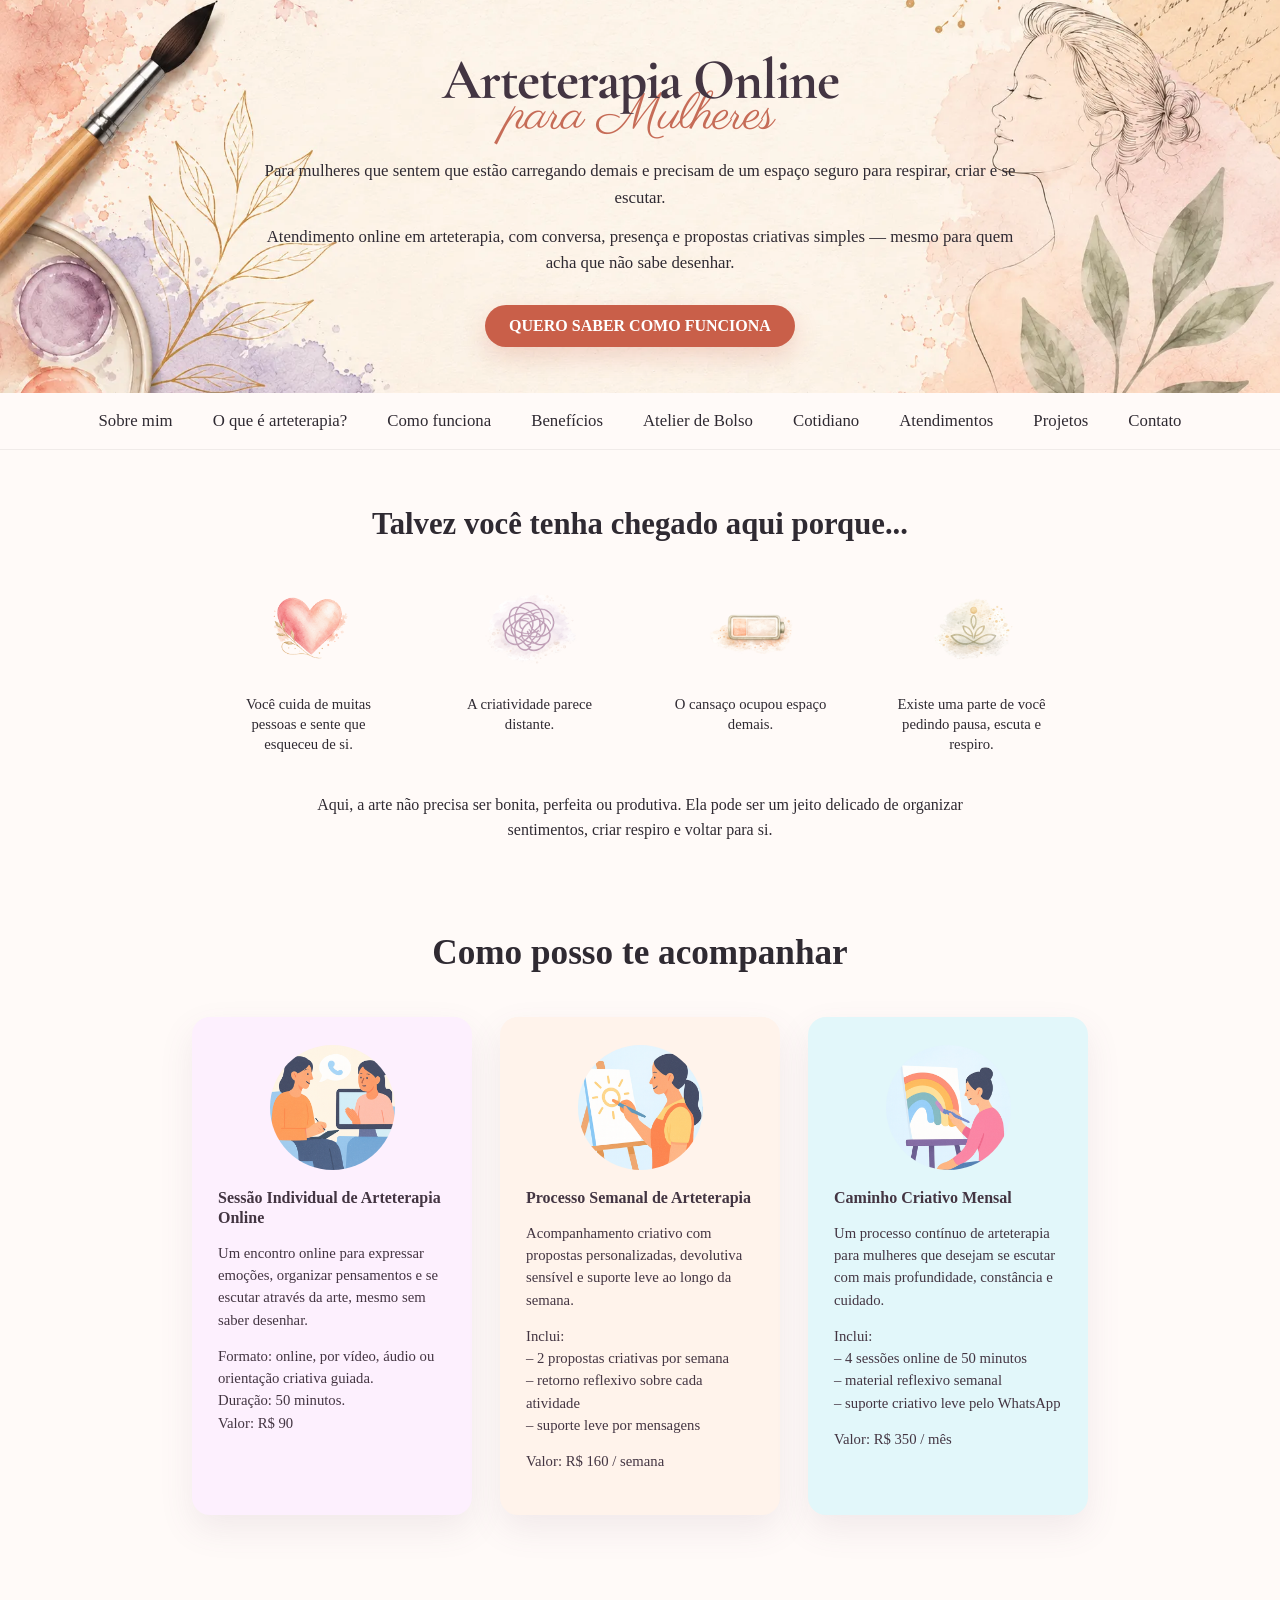
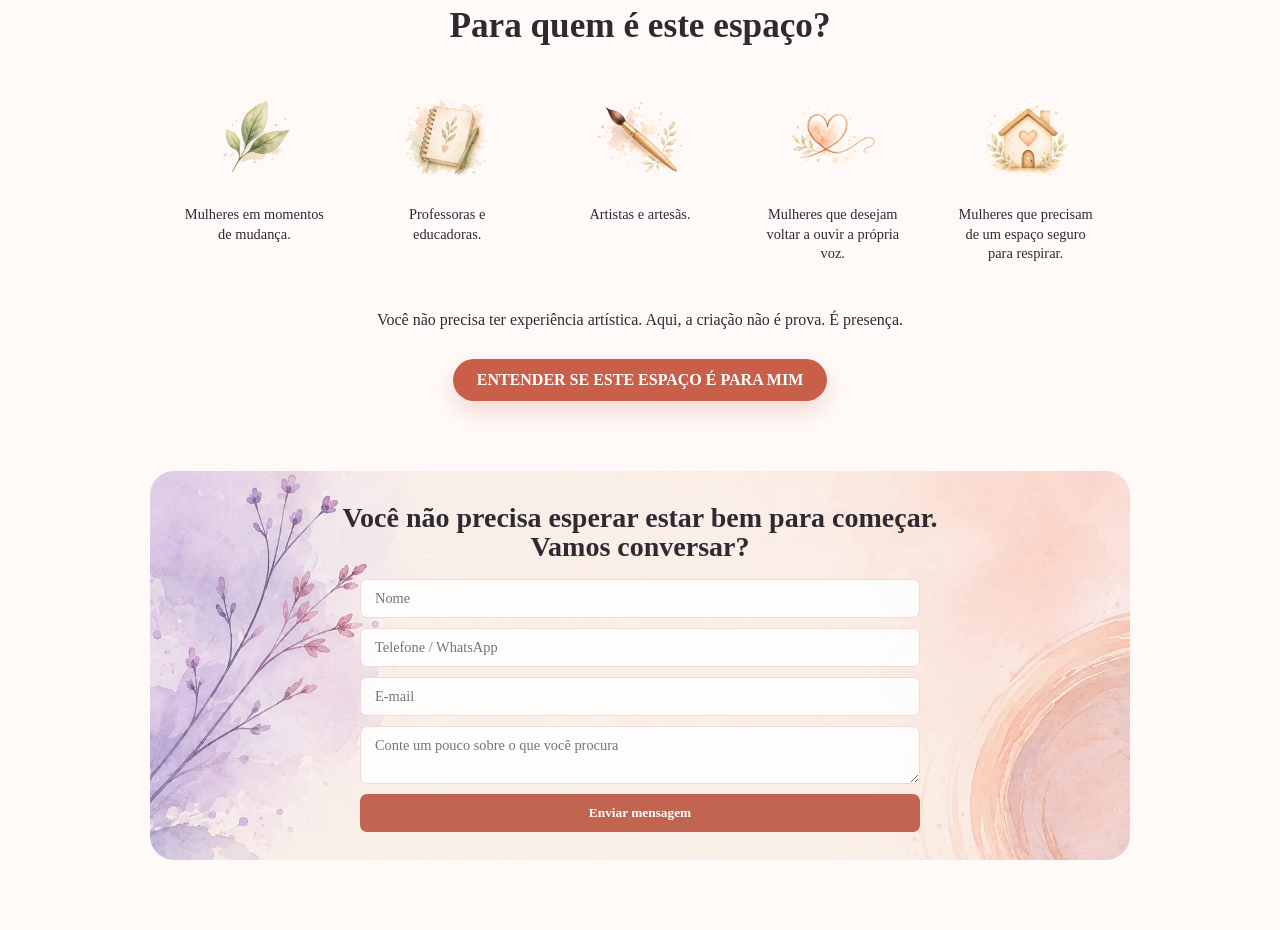
<file: index.html>
<!DOCTYPE html>
<html lang="pt-BR">
<head> 
    <!-- Google tag (gtag.js) -->
    <script async src="https://www.googletagmanager.com/gtag/js?id=G-6XTEVL6XRS"></script> 
    <!-- Google Search Console -->
    <meta name="google-site-verification" content="1ahXVajM7xIkuSm_ij1EY5OKVZYUuwMlVTvNx1P8Dbw">
    <script>
      window.dataLayer = window.dataLayer || [];
      function gtag(){dataLayer.push(arguments);}
      gtag('js', new Date());
      gtag('config', 'G-6XTEVL6XRS');
    </script>

    <meta charset="UTF-8">
    <meta name="viewport" content="width=device-width, initial-scale=1.0">
    <title>Arteterapia Online para Mulheres | Atelier da Escuta</title>  
    <meta name="description" content="Arteterapia online para mulheres que sentem sobrecarga, cansaço emocional ou vontade de voltar a criar. Um espaço de escuta, expressão criativa e cuidado.">

    <link rel="icon" href="assets/flor-grande.ico" type="image/x-icon">
    <link rel="canonical" href="https://atelierdaescuta.com.br/">

    <!-- Open Graph / WhatsApp -->
    <meta property="og:title" content="Atelier da Escuta">
    <meta property="og:description" content="Arteterapia online para mulheres que sentem sobrecarga, cansaço emocional ou vontade de voltar a criar.">
    <meta property="og:image" content="https://atelierdaescuta.com.br/assets/compartilhamento-flor-grande.webp"> 
    <meta property="og:image:type" content="image/webp">
    <meta property="og:image:width" content="1200">
    <meta property="og:image:height" content="630">
    <meta property="og:url" content="https://atelierdaescuta.com.br/">
    <meta property="og:type" content="website">

    <meta name="twitter:card" content="summary_large_image">
    <meta name="twitter:title" content="Atelier da Escuta">
    <meta name="twitter:description" content="Arteterapia online para mulheres que sentem sobrecarga, cansaço emocional ou vontade de voltar a criar.">
    <meta name="twitter:image" content="https://atelierdaescuta.com.br/assets/compartilhamento-flor-grande.webp">

    <link rel="stylesheet" href="style.css"> 
    <link rel="preconnect" href="https://fonts.googleapis.com">
    <link rel="preconnect" href="https://fonts.gstatic.com" crossorigin>
    <link href="https://fonts.googleapis.com/css2?family=Cormorant+Garamond:wght@600;700&family=Parisienne&display=swap" rel="stylesheet">
</head>
<body>

<header class="hero">
    <div class="hero-conteudo">
        <h1>
            <span>Arteterapia Online</span>
            <em>para Mulheres</em>
        </h1>

      <p>
        Para mulheres que sentem que estão carregando demais e precisam de um espaço seguro para respirar, criar e se escutar.
    </p>
    
    <p>
        Atendimento online em arteterapia, com conversa, presença e propostas criativas simples — mesmo para quem acha que não sabe desenhar.
    </p>

        <a 
            href="https://wa.me/351910202328?text=Ol%C3%A1%2C%20Ingrit.%20Encontrei%20o%20Atelier%20da%20Escuta%20e%20gostaria%20de%20saber%20como%20funciona%20a%20Arteterapia%20Online."
            class="cta"
            target="_blank"
        >
            QUERO SABER COMO FUNCIONA
        </a>
    </div>
</header>


<nav class="menu">
    
    <a href="sobre">Sobre mim</a>
    <a href="arte-terapia">O que é arteterapia?</a> 
    <a href="arteterapia-online">Como funciona</a>
    <a href="beneficios">Benefícios</a>
    <a href="atelier-de-bolso">Atelier de Bolso</a>
    <a href="extraordinario-do-cotidiano">Cotidiano</a>
    <a href="#servicos">Atendimentos</a> 
    <a class="ativo" href="/projetos">Projetos</a>
    <a href="index#contato">Contato</a>
</nav>
    
<section class="secao motivos">
    <h2>Talvez você tenha chegado aqui porque...</h2>

    <div class="motivos-grid">
        <div class="motivo">
            <img src="assets/icon-coracao.png" alt="">
            <p>Você cuida de muitas pessoas e sente que esqueceu de si.</p>
        </div>

        <div class="motivo">
            <img src="assets/icon-novelo.png" alt="">
            <p>A criatividade parece distante.</p>
        </div>

        <div class="motivo">
            <img src="assets/icon-bateria.png" alt="">
            <p>O cansaço ocupou espaço demais.</p>
        </div>

        <div class="motivo">
            <img src="assets/icon-respiro.png" alt="">
            <p>Existe uma parte de você pedindo pausa, escuta e respiro.</p>
        </div>
    </div>

       <p class="texto-central">
        Aqui, a arte não precisa ser bonita, perfeita ou produtiva.
        Ela pode ser um jeito delicado de organizar sentimentos, criar respiro e voltar para si.
        </p> 
    
</section>

<section class="secao" id="servicos">
   <h2>Como posso te acompanhar</h2>

    <div class="cards">
        <a 
            href="https://wa.me/351910202328?text=Ol%C3%A1%2C%20Ingrit.%20Quero%20saber%20mais%20sobre%20a%20Sess%C3%A3o%20Individual%20de%20Arteterapia%20Online."
            class="card a"
            target="_blank"
        >
            <img src="assets/card_d.png" alt="Sessão individual de arteterapia online">
            <h3>Sessão Individual de Arteterapia Online</h3>

            <p>
                Um encontro online para expressar emoções, organizar pensamentos e se escutar através da arte, mesmo sem saber desenhar.
            </p>

            <p>
                Formato: online, por vídeo, áudio ou orientação criativa guiada.<br>
                Duração: 50 minutos.<br>
                Valor: R$ 90
            </p>
        </a>

        <a 
            href="https://wa.me/351910202328?text=Ol%C3%A1%2C%20Ingrit.%20Quero%20saber%20mais%20sobre%20o%20Processo%20Semanal%20de%20Arteterapia."
            class="card b"
            target="_blank"
        >
            <img src="assets/card_e.png" alt="Processo semanal de arteterapia online">
            <h3>Processo Semanal de Arteterapia</h3>

            <p>
                Acompanhamento criativo com propostas personalizadas, devolutiva sensível e suporte leve ao longo da semana.
            </p>

            <p>
                Inclui:<br>
                – 2 propostas criativas por semana<br>
                – retorno reflexivo sobre cada atividade<br>
                – suporte leve por mensagens
            </p>

            <p>Valor: R$ 160 / semana</p>
        </a>

        <a 
            href="https://wa.me/351910202328?text=Ol%C3%A1%2C%20Ingrit.%20Quero%20saber%20mais%20sobre%20o%20Caminho%20Criativo%20Mensal."
            class="card c"
            target="_blank"
        >
            <img src="assets/card_f.png" alt="Caminho criativo mensal de arteterapia">
            <h3>Caminho Criativo Mensal</h3>

            <p>
                Um processo contínuo de arteterapia para mulheres que desejam se escutar com mais profundidade, constância e cuidado.
            </p>

            <p>
                Inclui:<br>
                – 4 sessões online de 50 minutos<br>
                – material reflexivo semanal<br>
                – suporte criativo leve pelo WhatsApp
            </p>

            <p>Valor: R$ 350 / mês</p>
        </a>
    </div>
</section>

<section class="secao publico">
    <h2>Para quem é este espaço?</h2>

    <div class="publico-grid">
        <div class="publico-item">
            <img src="assets/icon-folha.png" alt="">
            <p>Mulheres em momentos de mudança.</p>
        </div>

        <div class="publico-item">
            <img src="assets/icon-caderno.png" alt="">
            <p>Professoras e educadoras.</p>
        </div>

        <div class="publico-item">
            <img src="assets/icon-pincel-maior.png" alt="">
            <p>Artistas e artesãs.</p>
        </div>

        <div class="publico-item">
            <img src="assets/icon-coracao-linha-maior.png" alt="">
            <p>Mulheres que desejam voltar a ouvir a própria voz.</p>
        </div>

        <div class="publico-item">
            <img src="assets/icon-casa-coracao-maior.png" alt="">
            <p>Mulheres que precisam de um espaço seguro para respirar.</p>
        </div>
    </div>

    <p class="texto-central">
        Você não precisa ter experiência artística. Aqui, a criação não é prova. É presença.
    </p>

    <a href="mulheres-criativas" class="cta">
        ENTENDER SE ESTE ESPAÇO É PARA MIM
    </a>

  <!-- <p class="texto-central texto-menor">
        Este espaço foi criado para mulheres, professoras, artistas, artesãs, educadoras e mulheres em momentos de transição que sentem vontade de voltar a criar, respirar e se reconhecer.
    </p> -->
</section>

<section class="contato" id="contato">
  <h2>Você não precisa esperar estar bem para começar.<br>Vamos conversar?</h2>
    
    <form class="form" action="https://formsubmit.co/irsf84@gmail.com" method="POST">
        <input type="text" name="nome" placeholder="Nome" required>
        <input type="text" name="telefone" placeholder="Telefone / WhatsApp">
        <input type="email" name="email" placeholder="E-mail" required>
        <textarea name="mensagem" placeholder="Conte um pouco sobre o que você procura" required></textarea>

        <input type="hidden" name="_captcha" value="false">
        <input type="hidden" name="_template" value="table">

        <button type="submit">Enviar mensagem</button>
    </form>
</section>

</body>
</html>
</file>
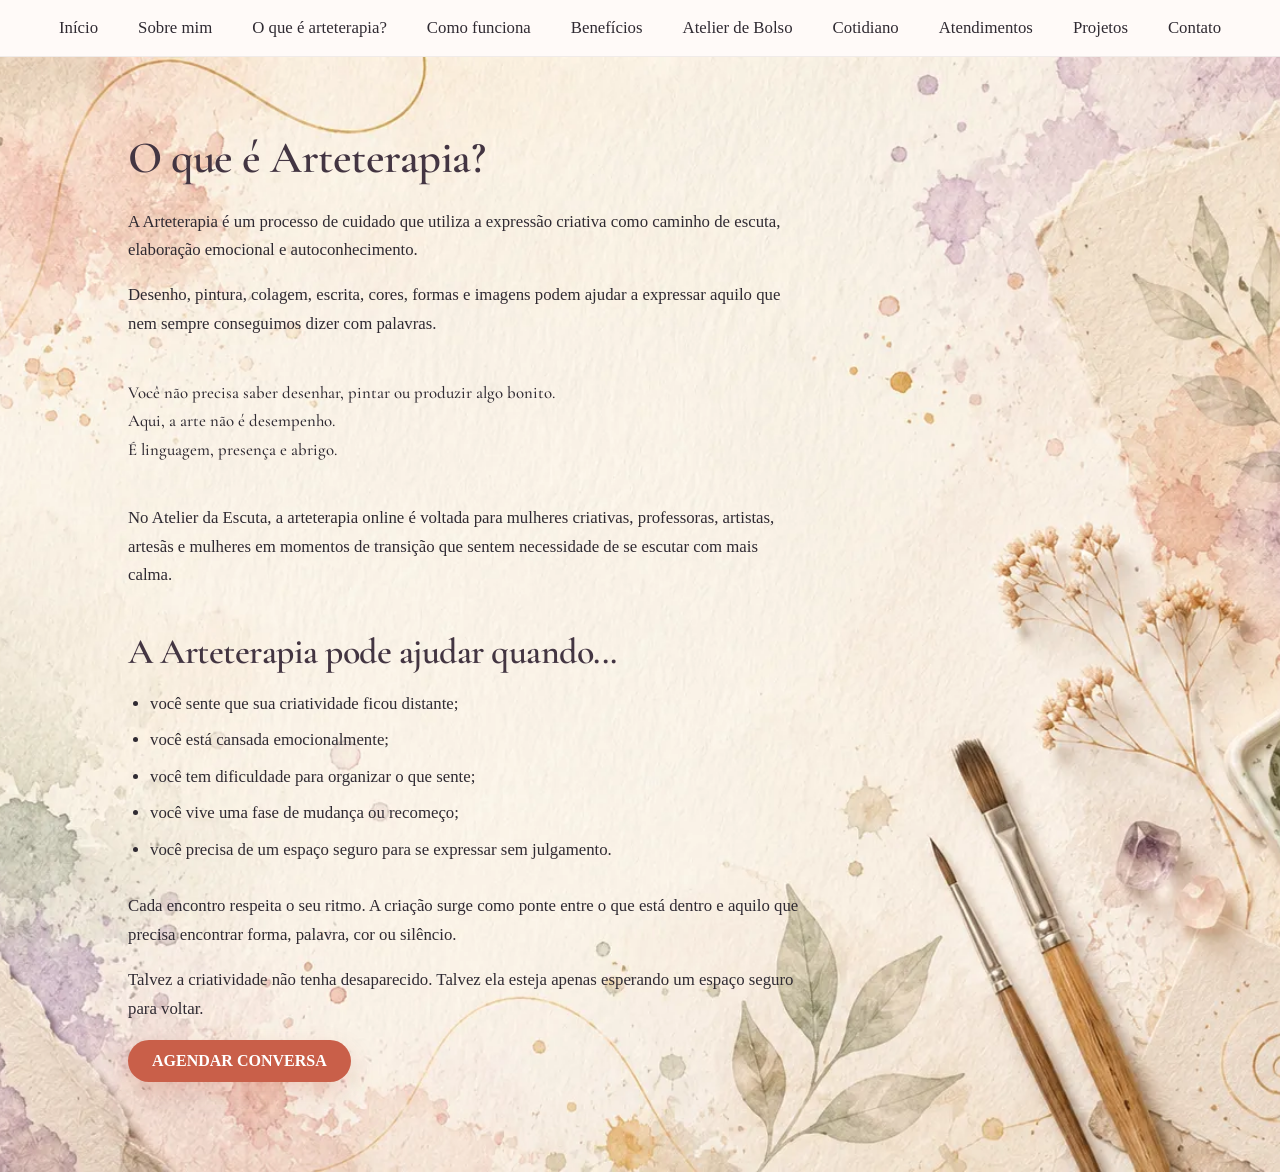
<file: arte-terapia.html>
<!DOCTYPE html>
<html lang="pt-BR">
<head> 
    <!-- Google tag (gtag.js) -->
    <script async src="https://www.googletagmanager.com/gtag/js?id=G-6XTEVL6XRS"></script> 
    <!-- Google Search Console -->
    <meta name="google-site-verification" content="1ahXVajM7xIkuSm_ij1EY5OKVZYUuwMlVTvNx1P8Dbw">
    <script>
      window.dataLayer = window.dataLayer || [];
      function gtag(){dataLayer.push(arguments);}
      gtag('js', new Date());
      gtag('config', 'G-6XTEVL6XRS');
    </script>

    <meta charset="UTF-8">
    <meta name="viewport" content="width=device-width, initial-scale=1.0">
    <title>O Que é Arteterapia? | Atelier da Escuta</title>
    <meta name="description" content="Entenda o que é arteterapia e como a expressão criativa pode favorecer escuta, autoconhecimento, elaboração emocional e cuidado.">

    <link rel="icon" href="assets/flor-grande.ico" type="image/x-icon">
    <link rel="canonical" href="https://atelierdaescuta.com.br/arte-terapia">

    <meta property="og:title" content="O Que é Arteterapia? | Atelier da Escuta">
    <meta property="og:description" content="A arteterapia utiliza a expressão criativa como caminho de escuta, cuidado e autoconhecimento.">
    <meta property="og:url" content="https://atelierdaescuta.com.br/arte-terapia.html">
    <meta property="og:type" content="website">
    <meta property="og:image" content="https://atelierdaescuta.com.br/assets/bg-arteterapia.webp">

    <link rel="stylesheet" href="style.css"> 
    <link rel="preconnect" href="https://fonts.googleapis.com">
    <link rel="preconnect" href="https://fonts.gstatic.com" crossorigin>
    <link href="https://fonts.googleapis.com/css2?family=Cormorant+Garamond:wght@600;700&family=Parisienne&display=swap" rel="stylesheet">
</head>

<body>


    <nav class="menu">
    <a href="index">Início</a>
    <a href="sobre">Sobre mim</a>
    <a href="arte-terapia">O que é arteterapia?</a> 
    <a href="arteterapia-online">Como funciona</a>
    <a href="beneficios">Benefícios</a>
    <a href="atelier-de-bolso">Atelier de Bolso</a>
    <a href="extraordinario-do-cotidiano">Cotidiano</a>
    <a href="index#servicos">Atendimentos</a> 
    <a class="ativo" href="/projetos">Projetos</a>
    <a href="index#contato">Contato</a>
</nav> 
    
<section class="sobre-container arteterapia-bg">
    <div class="sobre-texto">
        <h1>O que é Arteterapia?</h1>

        <p>
            A Arteterapia é um processo de cuidado que utiliza a expressão criativa como caminho de escuta, elaboração emocional e autoconhecimento.
        </p>

        <p>
            Desenho, pintura, colagem, escrita, cores, formas e imagens podem ajudar a expressar aquilo que nem sempre conseguimos dizer com palavras.
        </p>

       <p class="frase-destaque">
        Você não precisa saber desenhar, pintar ou produzir algo bonito.<br>
        Aqui, a arte não é desempenho.<br>
        É linguagem, presença e abrigo.
        </p>

        <p>
            No Atelier da Escuta, a arteterapia online é voltada para mulheres criativas, professoras, artistas, artesãs e mulheres em momentos de transição que sentem necessidade de se escutar com mais calma.
        </p>

        <h2>A Arteterapia pode ajudar quando...</h2>

        <ul>
            <li>você sente que sua criatividade ficou distante;</li>
            <li>você está cansada emocionalmente;</li>
            <li>você tem dificuldade para organizar o que sente;</li>
            <li>você vive uma fase de mudança ou recomeço;</li>
            <li>você precisa de um espaço seguro para se expressar sem julgamento.</li>
        </ul>

        <p>
            Cada encontro respeita o seu ritmo. A criação surge como ponte entre o que está dentro e aquilo que precisa encontrar forma, palavra, cor ou silêncio.
        </p>

        <p>
            Talvez a criatividade não tenha desaparecido.

Talvez ela esteja apenas esperando um espaço seguro para voltar.
        </p>

        <a 
            href="https://wa.me/351910202328?text=Ol%C3%A1%2C%20Ingrit.%20Li%20sobre%20Arteterapia%20Online%20e%20gostaria%20de%20saber%20como%20funciona%20a%20conversa%20inicial."
            class="cta"
            target="_blank"
        >
            AGENDAR CONVERSA 
        </a>
    </div>
</section>

</body>
</html>
</file>
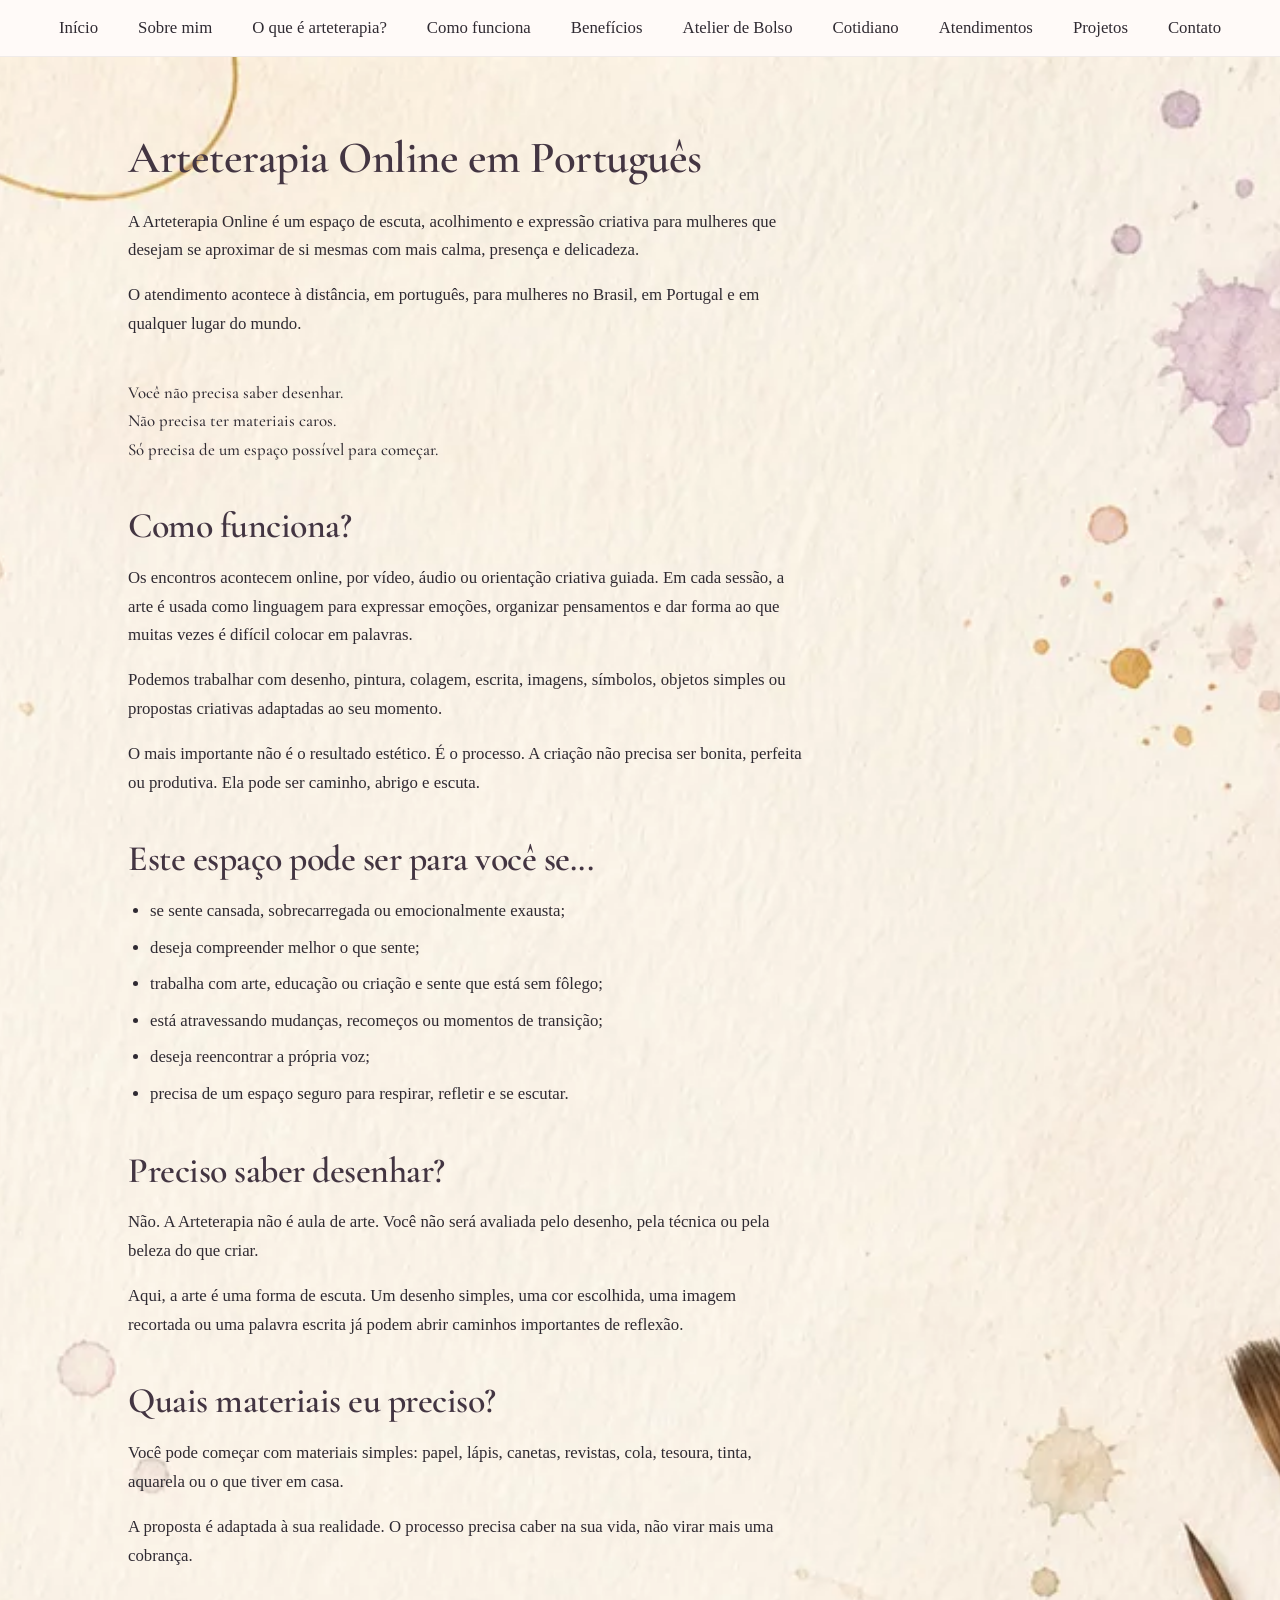
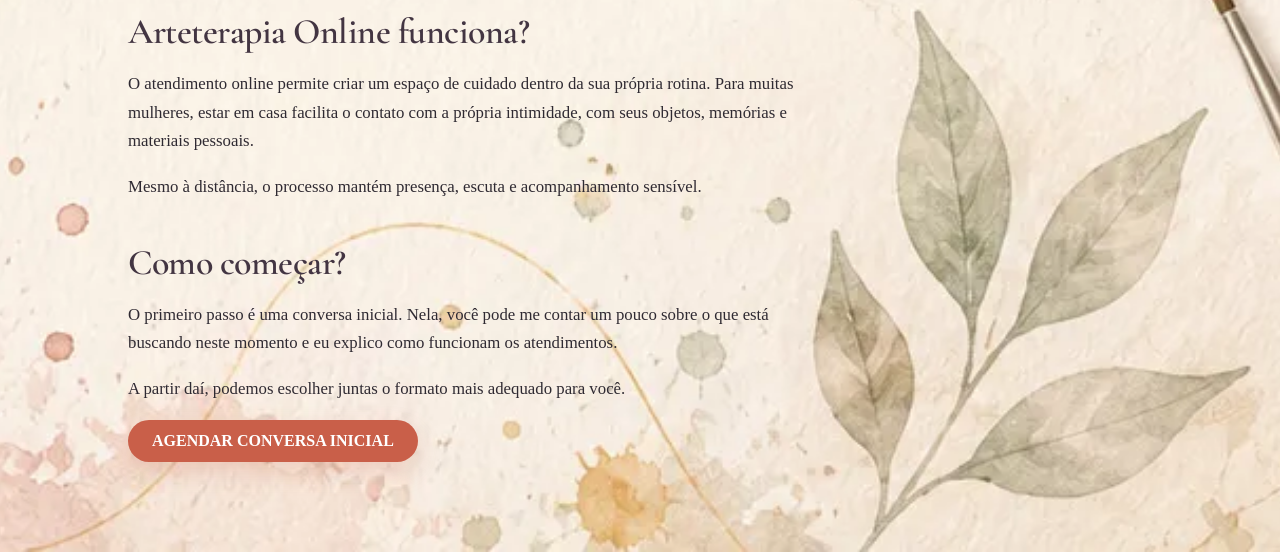
<file: arteterapia-online.html>
<!DOCTYPE html>
<html lang="pt-BR">
<head> 
    <!-- Google tag (gtag.js) -->
    <script async src="https://www.googletagmanager.com/gtag/js?id=G-6XTEVL6XRS"></script> 
    <!-- Google Search Console -->
    <meta name="google-site-verification" content="1ahXVajM7xIkuSm_ij1EY5OKVZYUuwMlVTvNx1P8Dbw">    
    <script>
      window.dataLayer = window.dataLayer || [];
      function gtag(){dataLayer.push(arguments);}
      gtag('js', new Date());
      gtag('config', 'G-6XTEVL6XRS');
    </script>

    <meta charset="UTF-8">
    <meta name="viewport" content="width=device-width, initial-scale=1.0">
    <title>Arteterapia Online em Português | Atelier da Escuta</title>
    <meta name="description" content="Arteterapia online em português para mulheres no Brasil, em Portugal e em qualquer lugar do mundo. Entenda como funciona o atendimento online.">

    <link rel="icon" href="assets/flor-grande.ico" type="image/x-icon">
    <link rel="canonical" href="https://atelierdaescuta.com.br/arteterapia-online">

    <meta property="og:title" content="Arteterapia Online em Português | Atelier da Escuta">
    <meta property="og:description" content="Um espaço online de escuta, acolhimento e expressão através da arte para mulheres que desejam se reconectar consigo mesmas.">
    <meta property="og:url" content="https://atelierdaescuta.com.br/arteterapia-online.html">
    <meta property="og:type" content="website">
    <meta property="og:image" content="https://atelierdaescuta.com.br/assets/bg-arteterapia.webp">

    <link rel="stylesheet" href="style.css"> 
    <link rel="preconnect" href="https://fonts.googleapis.com">
    <link rel="preconnect" href="https://fonts.gstatic.com" crossorigin>
    <link href="https://fonts.googleapis.com/css2?family=Cormorant+Garamond:wght@600;700&family=Parisienne&display=swap" rel="stylesheet">
</head>

<body>



<nav class="menu">
    <a href="index">Início</a>
    <a href="sobre">Sobre mim</a>
    <a href="arte-terapia">O que é arteterapia?</a> 
    <a href="arteterapia-online">Como funciona</a>
    <a href="beneficios">Benefícios</a>
    <a href="atelier-de-bolso">Atelier de Bolso</a>
    <a href="extraordinario-do-cotidiano">Cotidiano</a>
    <a href="index#servicos">Atendimentos</a>
    <a class="ativo" href="/projetos">Projetos</a>
    <a href="index#contato">Contato</a>
</nav>    

<section class="sobre-container arteterapia-bg">
    <div class="sobre-texto">
        <h1>Arteterapia Online em Português</h1>

        <p>
            A Arteterapia Online é um espaço de escuta, acolhimento e expressão criativa para mulheres que desejam se aproximar de si mesmas com mais calma, presença e delicadeza.
        </p>

        <p>
            O atendimento acontece à distância, em português, para mulheres no Brasil, em Portugal e em qualquer lugar do mundo.
        </p>

        <p class="frase-destaque">
            Você não precisa saber desenhar.<br>
            Não precisa ter materiais caros.<br>
            Só precisa de um espaço possível para começar.
        </p>

        <h2>Como funciona?</h2>

        <p>
            Os encontros acontecem online, por vídeo, áudio ou orientação criativa guiada. Em cada sessão, a arte é usada como linguagem para expressar emoções, organizar pensamentos e dar forma ao que muitas vezes é difícil colocar em palavras.
        </p>

        <p>
            Podemos trabalhar com desenho, pintura, colagem, escrita, imagens, símbolos, objetos simples ou propostas criativas adaptadas ao seu momento.
        </p>

        <p>
            O mais importante não é o resultado estético. É o processo. A criação não precisa ser bonita, perfeita ou produtiva. Ela pode ser caminho, abrigo e escuta.
        </p>

      
        <h2>Este espaço pode ser para você se...</h2>

        <ul>
        <li>se sente cansada, sobrecarregada ou emocionalmente exausta;</li>

        <li>deseja compreender melhor o que sente;</li>
    
        <li>trabalha com arte, educação ou criação e sente que está sem fôlego;</li>
    
        <li>está atravessando mudanças, recomeços ou momentos de transição;</li>

        <li>deseja reencontrar a própria voz;</li>

        <li>precisa de um espaço seguro para respirar, refletir e se escutar.</li>
        </ul> 
        
        <h2>Preciso saber desenhar?</h2>

        <p>
            Não. A Arteterapia não é aula de arte. Você não será avaliada pelo desenho, pela técnica ou pela beleza do que criar.
        </p>

        <p>
            Aqui, a arte é uma forma de escuta. Um desenho simples, uma cor escolhida, uma imagem recortada ou uma palavra escrita já podem abrir caminhos importantes de reflexão.
        </p>

        <h2>Quais materiais eu preciso?</h2>

        <p>
            Você pode começar com materiais simples: papel, lápis, canetas, revistas, cola, tesoura, tinta, aquarela ou o que tiver em casa.
        </p>

        <p>
            A proposta é adaptada à sua realidade. O processo precisa caber na sua vida, não virar mais uma cobrança.
        </p>

        <h2>Arteterapia Online funciona?</h2>

        <p>
            O atendimento online permite criar um espaço de cuidado dentro da sua própria rotina. Para muitas mulheres, estar em casa facilita o contato com a própria intimidade, com seus objetos, memórias e materiais pessoais.
        </p>

        <p>
            Mesmo à distância, o processo mantém presença, escuta e acompanhamento sensível.
        </p>

        <h2>Como começar?</h2>

        <p>
            O primeiro passo é uma conversa inicial. Nela, você pode me contar um pouco sobre o que está buscando neste momento e eu explico como funcionam os atendimentos.
        </p>

        <p>
            A partir daí, podemos escolher juntas o formato mais adequado para você.
        </p>

        <a 
            href="https://wa.me/351910202328?text=Ol%C3%A1%2C%20Ingrit.%20Gostaria%20de%20saber%20como%20funciona%20a%20Arteterapia%20Online."
            class="cta"
            target="_blank"
        >
            AGENDAR CONVERSA INICIAL
        </a>
    </div>
</section>

</body>
</html>
</file>
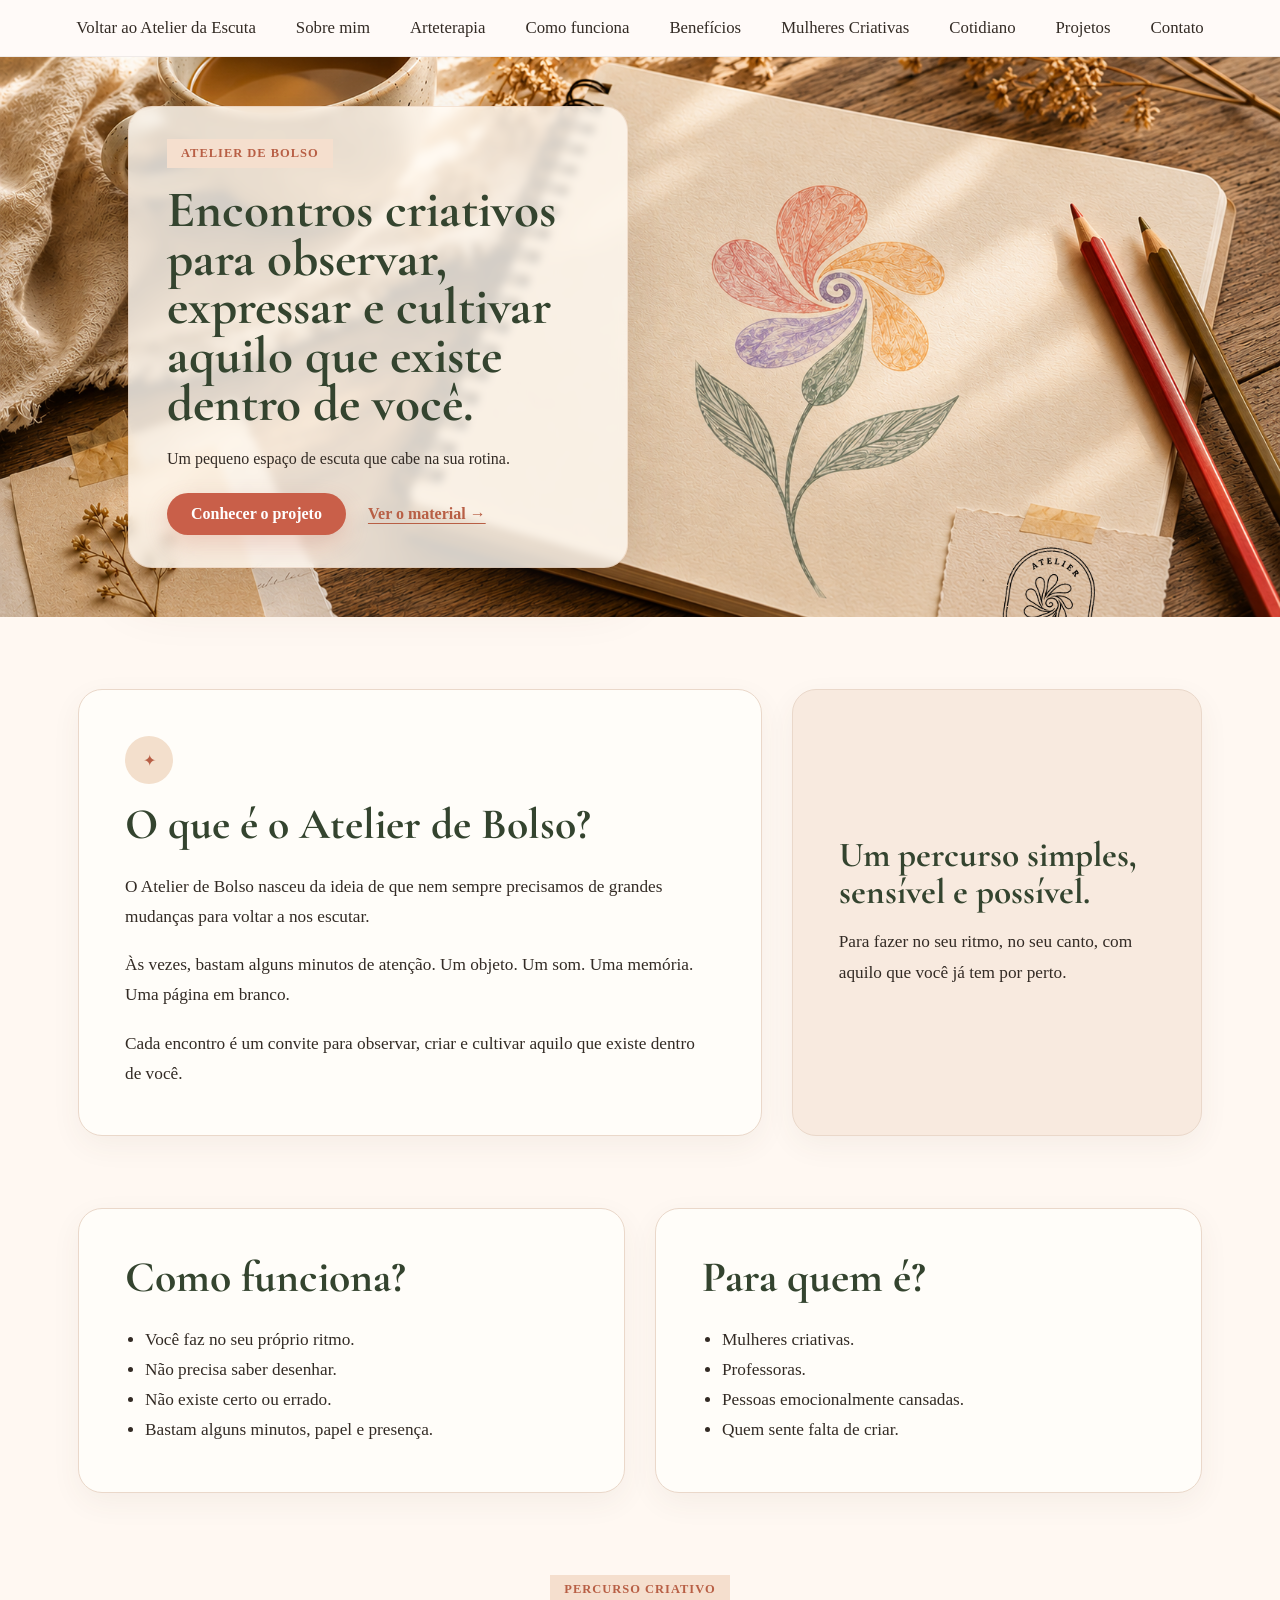
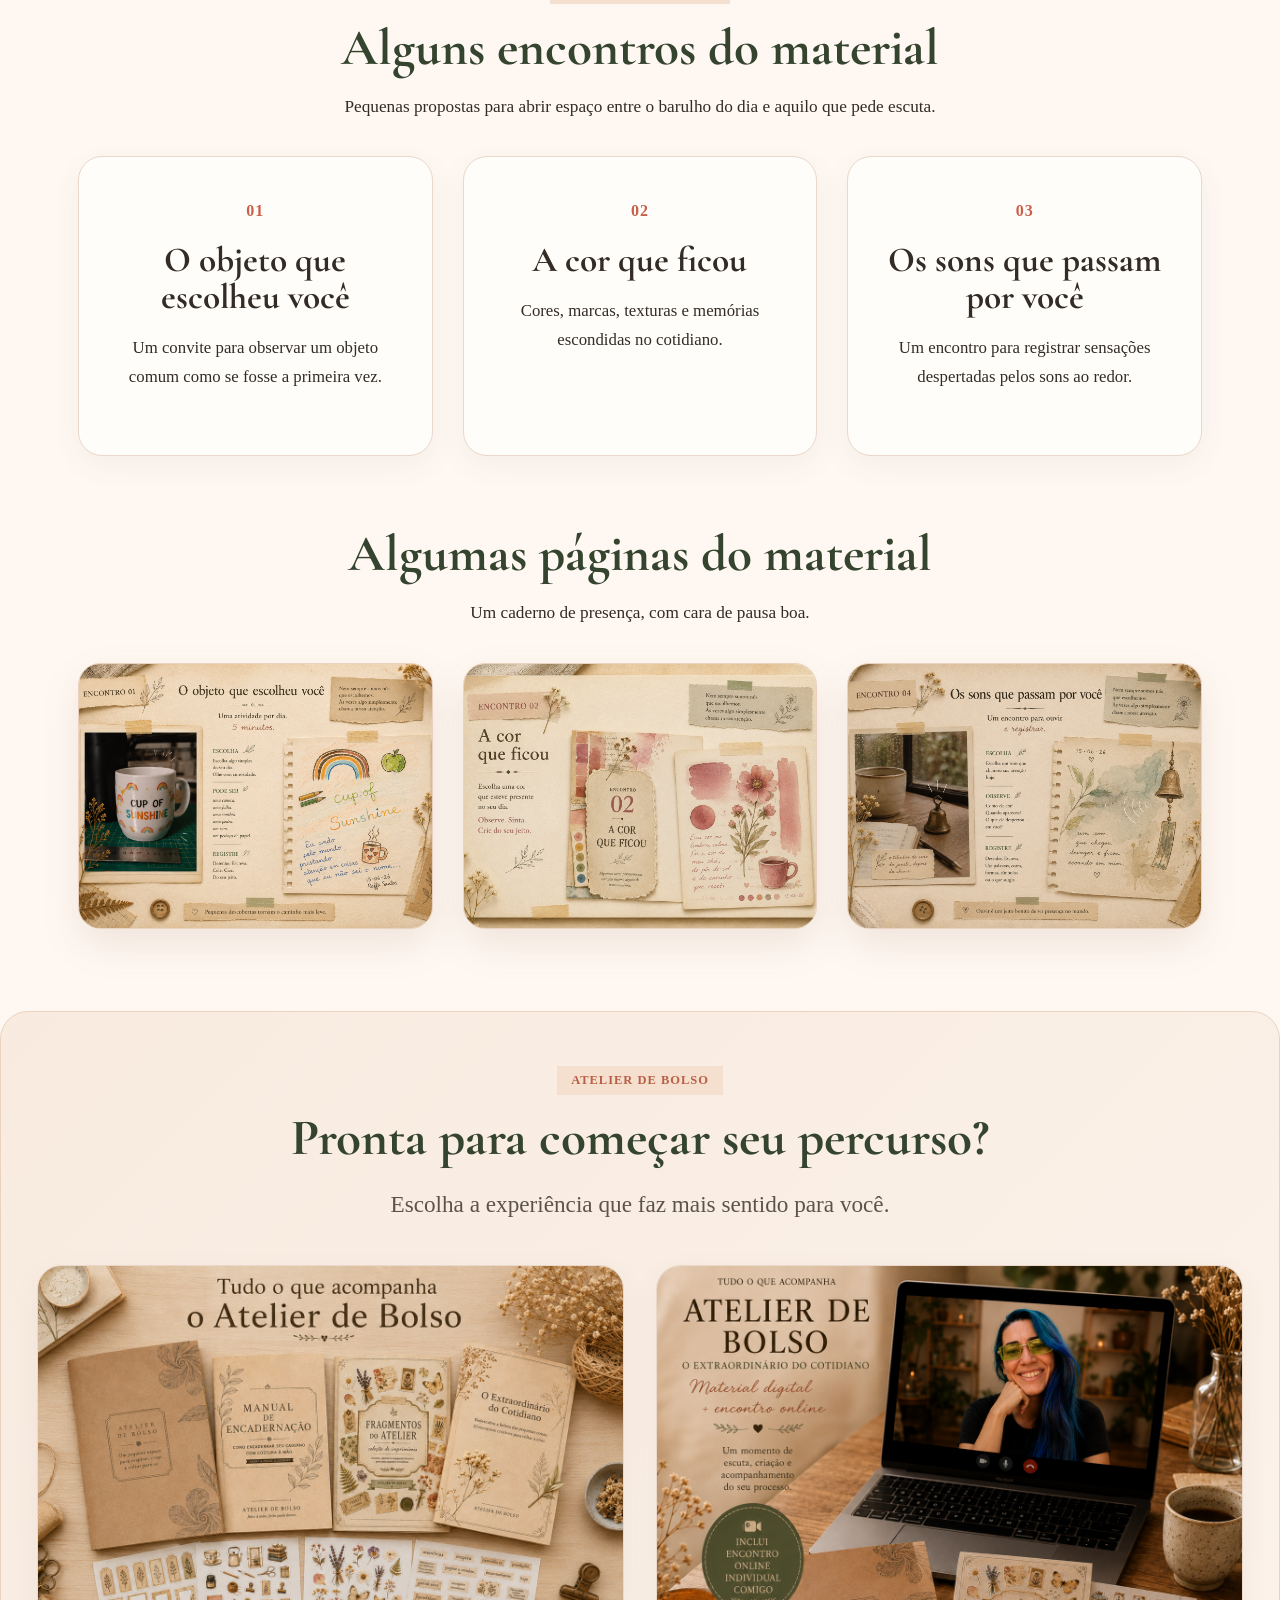
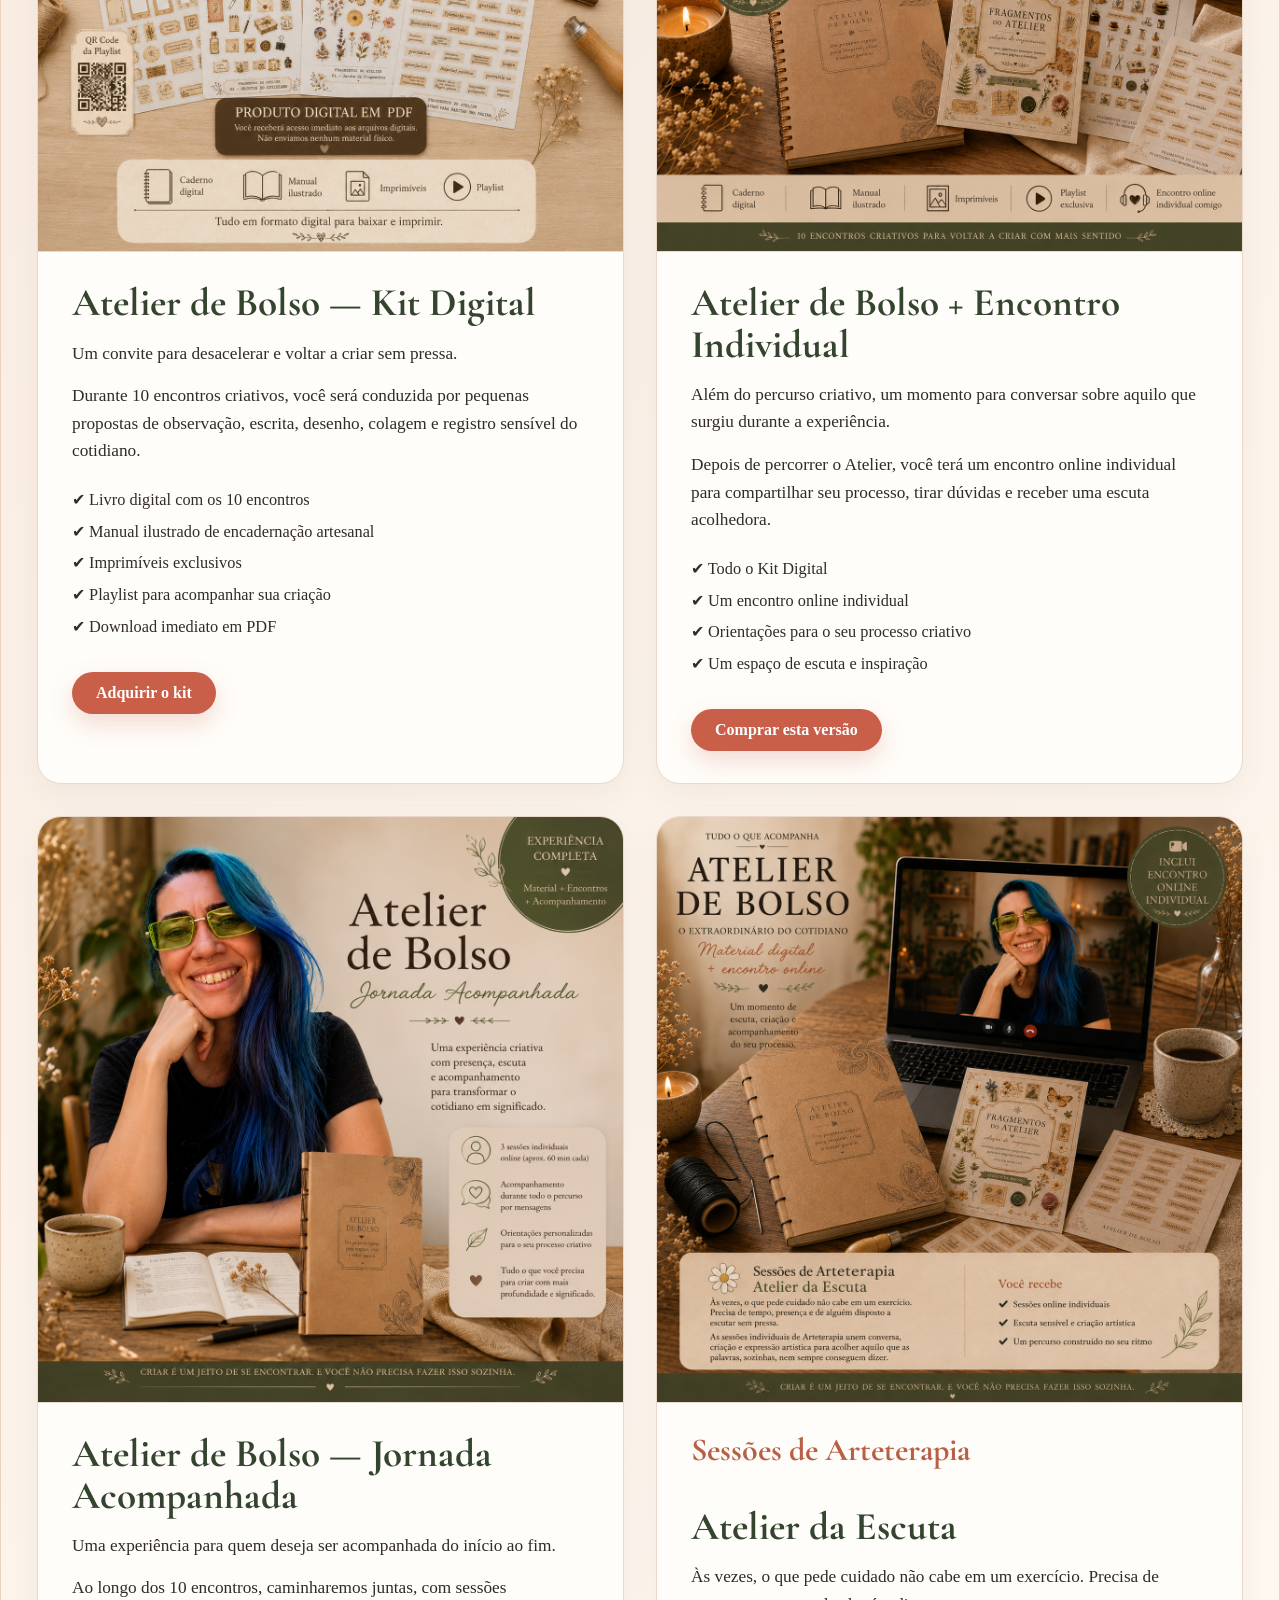
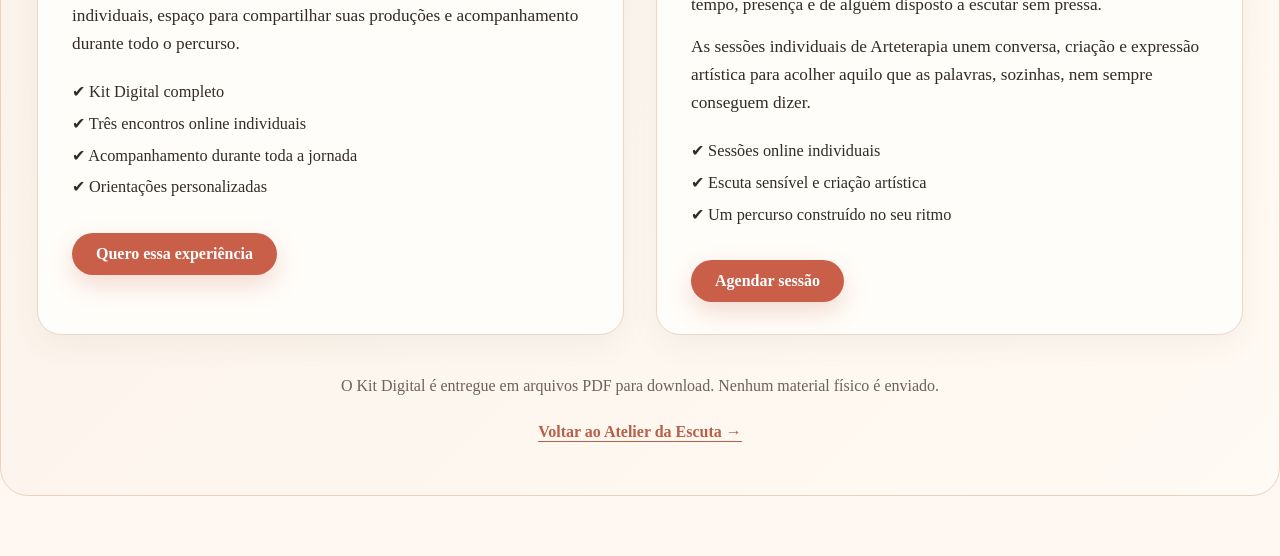
<file: atelier-de-bolso.html>
<!DOCTYPE html>
<html lang="pt-BR">

<head>
    <!-- Google tag (gtag.js) -->
    <script async src="https://www.googletagmanager.com/gtag/js?id=G-6XTEVL6XRS"></script> 
    <!-- Google Search Console -->
    <meta name="google-site-verification" content="1ahXVajM7xIkuSm_ij1EY5OKVZYUuwMlVTvNx1P8Dbw">
    <script>
      window.dataLayer = window.dataLayer || [];
      function gtag(){dataLayer.push(arguments);}
      gtag('js', new Date());
      gtag('config', 'G-6XTEVL6XRS');
    </script>

    <meta charset="UTF-8">
    <meta name="viewport" content="width=device-width, initial-scale=1.0">

    <title>Atelier de Bolso | Arteterapia Criativa para Mulheres</title>
    <meta name="description" content="Atelier de Bolso é um percurso criativo de arteterapia com encontros para mulheres que desejam desacelerar, observar, criar e cultivar presença no cotidiano.">

    <link rel="icon" href="assets/flor-grande.ico" type="image/x-icon">
    <link rel="canonical" href="https://atelierdaescuta.com.br/atelier-de-bolso">

    <!-- Open Graph / WhatsApp -->
    <meta property="og:title" content="Atelier de Bolso">
    <meta property="og:description" content="Encontros criativos para observar, expressar e cultivar aquilo que existe dentro de você.">
    <meta property="og:url" content="https://atelierdaescuta.com.br/atelier-de-bolso.html">
    <meta property="og:type" content="website">
    <meta property="og:image" content="https://atelierdaescuta.com.br/assets/atelier-bolso-og.webp">
    <meta property="og:image:type" content="image/webp">
    <meta property="og:image:width" content="1200">
    <meta property="og:image:height" content="630">

    <!-- Twitter -->
    <meta name="twitter:card" content="summary_large_image">
    <meta name="twitter:title" content="Atelier de Bolso">
    <meta name="twitter:description" content="Um pequeno espaço de escuta que cabe na sua rotina.">
    <meta name="twitter:image" content="https://atelierdaescuta.com.br/assets/atelier-bolso-og.webp">

    <link rel="stylesheet" href="style.css">

    <link rel="preconnect" href="https://fonts.googleapis.com">
    <link rel="preconnect" href="https://fonts.gstatic.com" crossorigin>
    <link href="https://fonts.googleapis.com/css2?family=Cormorant+Garamond:wght@600;700&family=Parisienne&display=swap" rel="stylesheet">
</head>

<body class="pagina-atelier-bolso">

<header>
    
<nav class="menu">
    <a href="index">Voltar ao Atelier da Escuta</a>
    <a href="sobre">Sobre mim</a>
    <a href="arte-terapia">Arteterapia</a> 
    <a href="arteterapia-online">Como funciona</a>
    <a href="beneficios">Benefícios</a>
    <a href="mulheres-criativas">Mulheres Criativas</a>
    <a href="extraordinario-do-cotidiano">Cotidiano</a> 
    <a class="ativo" href="/projetos">Projetos</a>
    <a href="index#contato">Contato</a>
</nav>
    
</header>

<main>

<section class="bolso-hero">
  <div class="bolso-hero-texto">
    <span class="bolso-etiqueta">Atelier de Bolso</span>
    <h1>Encontros criativos para observar, expressar e cultivar aquilo que existe dentro de você.</h1>
    <p>Um pequeno espaço de escuta que cabe na sua rotina.</p>
    <div class="bolso-botoes">
      <a href="#sobre-bolso" class="cta">Conhecer o projeto</a>
      <a href="#experiencias" class="cta-link">Ver o material →</a>
    </div>
  </div>
</section>

<section class="bolso-section bolso-abertura" id="sobre-bolso">
  <div class="bolso-card bolso-card-texto">
    <span class="bolso-icone">✦</span>
    <h2>O que é o Atelier de Bolso?</h2>
    <p>O Atelier de Bolso nasceu da ideia de que nem sempre precisamos de grandes mudanças para voltar a nos escutar.</p>
    <p>Às vezes, bastam alguns minutos de atenção. Um objeto. Um som. Uma memória. Uma página em branco.</p>
    <p>Cada encontro é um convite para observar, criar e cultivar aquilo que existe dentro de você.</p>
  </div>

  <div class="bolso-card bolso-card-destaque">
    <h3>Um percurso simples, sensível e possível.</h3>
    <p>Para fazer no seu ritmo, no seu canto, com aquilo que você já tem por perto.</p>
  </div>
</section>

<section class="bolso-section bolso-duplo">
  <div class="bolso-card">
    <h2>Como funciona?</h2>
    <ul>
      <li>Você faz no seu próprio ritmo.</li>
      <li>Não precisa saber desenhar.</li>
      <li>Não existe certo ou errado.</li>
      <li>Bastam alguns minutos, papel e presença.</li>
    </ul>
  </div>

  <div class="bolso-card">
    <h2>Para quem é?</h2>
    <ul>
      <li>Mulheres criativas.</li>
      <li>Professoras.</li>
      <li>Pessoas emocionalmente cansadas.</li>
      <li>Quem sente falta de criar.</li>
    </ul>
  </div>
</section>

<section class="bolso-section bolso-encontros" id="encontros">
  <div class="bolso-titulo-centro">
    <span class="bolso-etiqueta">Percurso criativo</span>
    <h2>Alguns encontros do material</h2>
    <p>Pequenas propostas para abrir espaço entre o barulho do dia e aquilo que pede escuta.</p>
  </div>

  <div class="bolso-grid-encontros">
    <article class="bolso-encontro">
      <span>01</span>
      <h3>O objeto que escolheu você</h3>
      <p>Um convite para observar um objeto comum como se fosse a primeira vez.</p>
    </article>

    <article class="bolso-encontro">
      <span>02</span>
      <h3>A cor que ficou</h3>
      <p>Cores, marcas, texturas e memórias escondidas no cotidiano.</p>
    </article>

    <article class="bolso-encontro">
      <span>03</span>
      <h3>Os sons que passam por você</h3>
      <p>Um encontro para registrar sensações despertadas pelos sons ao redor.</p>
    </article>
  </div>
</section>

<section class="bolso-section" id="galeria">
  <div class="bolso-titulo-centro">
    <h2>Algumas páginas do material</h2>
    <p>Um caderno de presença, com cara de pausa boa.</p>
  </div>

  <div class="bolso-galeria">
    <img src="assets/bolso-pagina-caneca.webp" alt="Página do Atelier de Bolso com atividade criativa">
    <img src="assets/bolso-pagina-sons.webp" alt="Página do Atelier de Bolso com exercício sensível">
    <img src="assets/bolso-pagina-abrigos.webp" alt="Página do Atelier de Bolso com proposta de criação">
  </div>
</section>

<section class="bolso-section bolso-experiencias" id="experiencias"> <div class="bolso-titulo-centro"> <span class="bolso-etiqueta">Atelier de Bolso</span> <h2>Pronta para começar seu percurso?</h2> <p>Escolha a experiência que faz mais sentido para você.</p> </div>

<div class="bolso-grid-experiencias">

<article class="bolso-card experiencia-card">
  <img src="assets/produto_1.webp" alt="Atelier de Bolso — Kit Digital" class="experiencia-img">
  
  <h4>Atelier de Bolso — Kit Digital</h4>
  <p>Um convite para desacelerar e voltar a criar sem pressa.</p>
  <p>Durante 10 encontros criativos, você será conduzida por pequenas propostas de observação, escrita, desenho, colagem e registro sensível do cotidiano.</p>
  <ul>
    <li>✔ Livro digital com os 10 encontros</li>
    <li>✔ Manual ilustrado de encadernação artesanal</li>
    <li>✔ Imprimíveis exclusivos</li>
    <li>✔ Playlist para acompanhar sua criação</li>
    <li>✔ Download imediato em PDF</li>
  </ul>
 
  <a href="https://pay.hotmart.com/E106484027X" class="cta">Adquirir o kit</a>
</article>

<article class="bolso-card experiencia-card">
  <img src="assets/produto_2.webp" alt="Atelier de Bolso + Encontro Individual" class="experiencia-img">

  <h4>Atelier de Bolso + Encontro Individual</h4>
  <p>Além do percurso criativo, um momento para conversar sobre aquilo que surgiu durante a experiência.</p>
  <p>Depois de percorrer o Atelier, você terá um encontro online individual para compartilhar seu processo, tirar dúvidas e receber uma escuta acolhedora.</p>
  <ul>
    <li>✔ Todo o Kit Digital</li>
    <li>✔ Um encontro online individual</li>
    <li>✔ Orientações para o seu processo criativo</li>
    <li>✔ Um espaço de escuta e inspiração</li>
  </ul>
  
  <a href="https://pay.hotmart.com/S106484633A" class="cta">Comprar esta versão</a>
</article>

<article class="bolso-card experiencia-card">
  <img src="assets/produto_3.webp" alt="Atelier de Bolso — Jornada Acompanhada" class="experiencia-img">
 
  <h4>Atelier de Bolso — Jornada Acompanhada</h4>
  <p>Uma experiência para quem deseja ser acompanhada do início ao fim.</p>
  <p>Ao longo dos 10 encontros, caminharemos juntas, com sessões individuais, espaço para compartilhar suas produções e acompanhamento durante todo o percurso.</p>
  <ul>
    <li>✔ Kit Digital completo</li>
    <li>✔ Três encontros online individuais</li>
    <li>✔ Acompanhamento durante toda a jornada</li>
    <li>✔ Orientações personalizadas</li>
  </ul>
  
  <a href="https://pay.hotmart.com/R106489669I" class="cta">Quero essa experiência</a>
</article>

<article class="bolso-card experiencia-card">
  <img src="assets/produto_4.webp" alt="Atelier da Escuta — Sessões de Arteterapia" class="experiencia-img">
  <h3>Sessões de Arteterapia</h3>
  <h4>Atelier da Escuta</h4>
  <p>Às vezes, o que pede cuidado não cabe em um exercício. Precisa de tempo, presença e de alguém disposto a escutar sem pressa.</p>
  <p>As sessões individuais de Arteterapia unem conversa, criação e expressão artística para acolher aquilo que as palavras, sozinhas, nem sempre conseguem dizer.</p>
  <ul>
    <li>✔ Sessões online individuais</li>
    <li>✔ Escuta sensível e criação artística</li>
    <li>✔ Um percurso construído no seu ritmo</li>
  </ul>

  <a href="https://wa.me/351910202328?text=Olá,%20conheci%20o%20Atelier%20da%20Escuta%20e%20gostaria%20de%20saber%20mais%20sobre%20as%20sessões%20de%20Arteterapia." class="cta">Agendar sessão</a>
</article>

</div>

<p class="experiencia-observacao"> O Kit Digital é entregue em arquivos PDF para download. Nenhum material físico é enviado. </p>

<div class="bolso-botoes centro"> <a href="index.html" class="cta-link">Voltar ao Atelier da Escuta →</a> </div> </section>

</main>
</body>
</html>
</file>
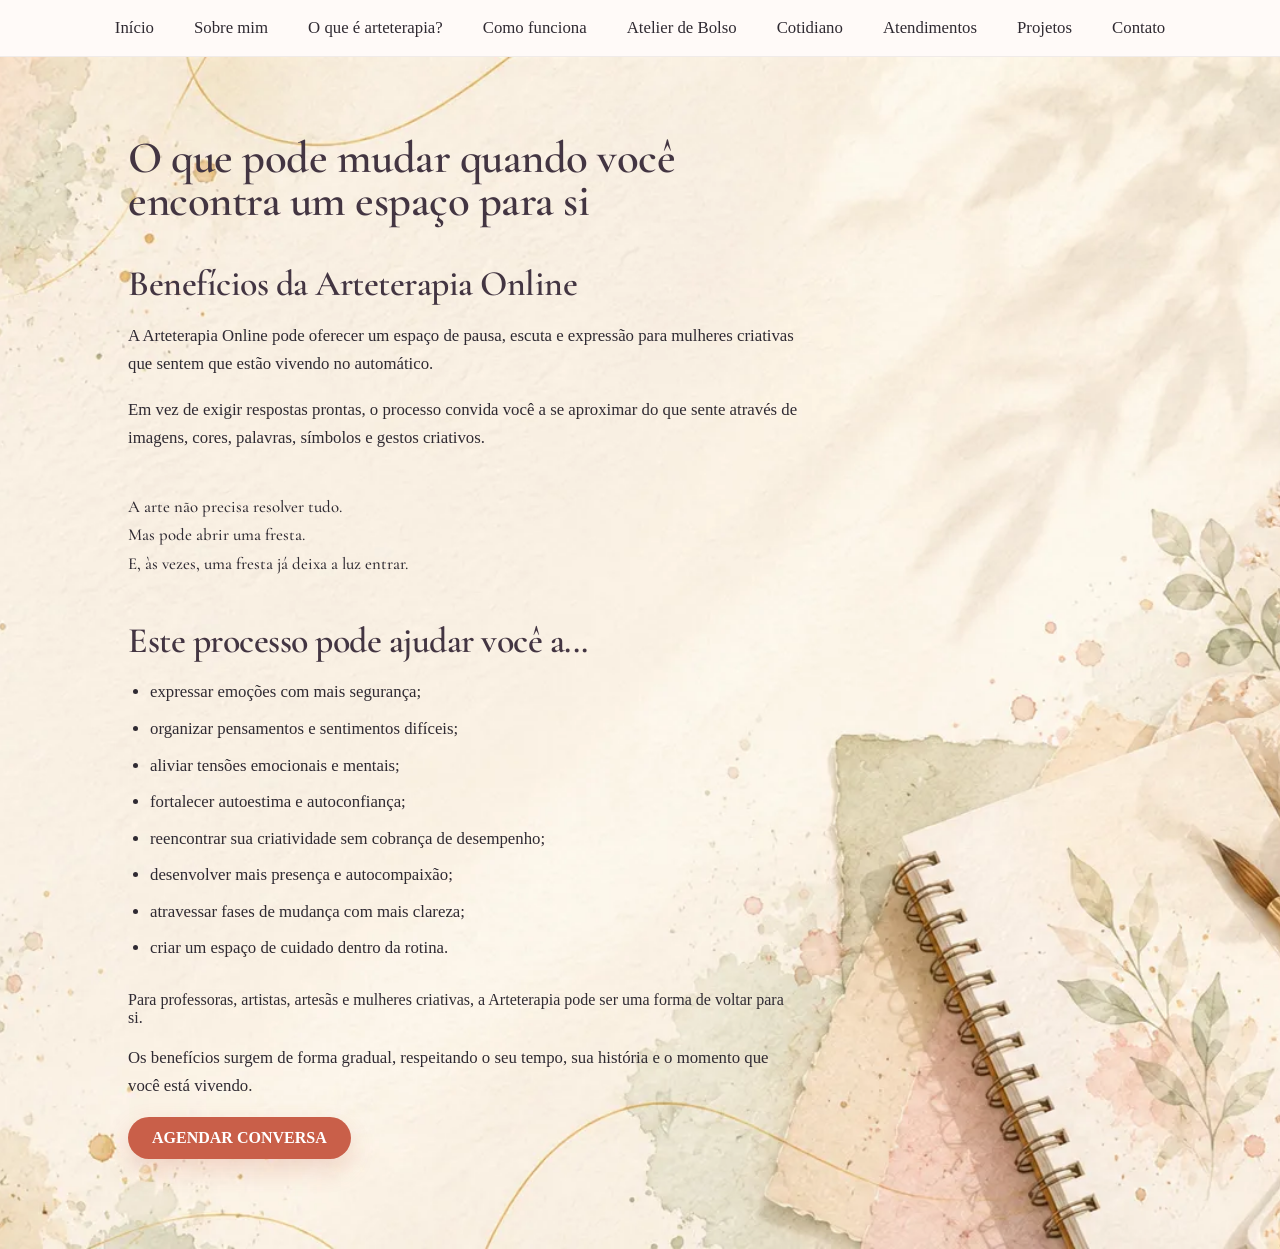
<file: beneficios.html>
<!DOCTYPE html>
<html lang="pt-BR">
<head> 
    <!-- Google tag (gtag.js) -->
    <script async src="https://www.googletagmanager.com/gtag/js?id=G-6XTEVL6XRS"></script> 
    <!-- Google Search Console -->
    <meta name="google-site-verification" content="1ahXVajM7xIkuSm_ij1EY5OKVZYUuwMlVTvNx1P8Dbw">
    <script>
      window.dataLayer = window.dataLayer || [];
      function gtag(){dataLayer.push(arguments);}
      gtag('js', new Date());
      gtag('config', 'G-6XTEVL6XRS');
    </script>

    <meta charset="UTF-8">
    <meta name="viewport" content="width=device-width, initial-scale=1.0">
    <title>Benefícios da Arteterapia Online | Atelier da Escuta</title>
    <meta name="description" content="Conheça os benefícios da arteterapia online para mulheres que buscam acolhimento emocional, criatividade, autoconhecimento e escuta sensível.">

    <link rel="icon" href="assets/flor-grande.ico" type="image/x-icon">
    <link rel="canonical" href="https://atelierdaescuta.com.br/beneficios">

    <meta property="og:title" content="Benefícios da Arteterapia Online | Atelier da Escuta">
    <meta property="og:description" content="A arteterapia pode ajudar a expressar emoções, organizar pensamentos e reencontrar a criatividade sem cobrança de desempenho.">
    <meta property="og:url" content="https://atelierdaescuta.com.br/beneficios.html">
    <meta property="og:type" content="website">
    <meta property="og:image" content="https://atelierdaescuta.com.br/assets/bg-beneficios.webp">

    <link rel="stylesheet" href="style.css"> 
    <link rel="preconnect" href="https://fonts.googleapis.com">
    <link rel="preconnect" href="https://fonts.gstatic.com" crossorigin>
    <link href="https://fonts.googleapis.com/css2?family=Cormorant+Garamond:wght@600;700&family=Parisienne&display=swap" rel="stylesheet">
</head>

<body>


    <nav class="menu">
    <a href="index">Início</a>
    <a href="sobre">Sobre mim</a>
    <a href="arte-terapia">O que é arteterapia?</a> 
    <a href="arteterapia-online">Como funciona</a>
    <a href="atelier-de-bolso">Atelier de Bolso</a>
    <a href="extraordinario-do-cotidiano">Cotidiano</a>
    <a href="index#servicos">Atendimentos</a> 
    <a class="ativo" href="/projetos">Projetos</a>
    <a href="index#contato">Contato</a>
</nav>

<section class="sobre-container beneficios-bg">

    <div class="sobre-texto">
        <h1>O que pode mudar quando você encontra um espaço para si</h1> 
        <h2>Benefícios da Arteterapia Online</h2>

        <p>
            A Arteterapia Online pode oferecer um espaço de pausa, escuta e expressão para mulheres criativas que sentem que estão vivendo no automático.
        </p>

        <p>
            Em vez de exigir respostas prontas, o processo convida você a se aproximar do que sente através de imagens, cores, palavras, símbolos e gestos criativos.
        </p>

        <p class="frase-destaque">
            A arte não precisa resolver tudo.<br>
            Mas pode abrir uma fresta.<br>
            E, às vezes, uma fresta já deixa a luz entrar.
        </p>

        <h2>Este processo pode ajudar você a...</h2>

        <ul>
            <li>expressar emoções com mais segurança;</li>
            <li>organizar pensamentos e sentimentos difíceis;</li>
            <li>aliviar tensões emocionais e mentais;</li>
            <li>fortalecer autoestima e autoconfiança;</li>
            <li>reencontrar sua criatividade sem cobrança de desempenho;</li>
            <li>desenvolver mais presença e autocompaixão;</li>
            <li>atravessar fases de mudança com mais clareza;</li>
            <li>criar um espaço de cuidado dentro da rotina.</li>
        </ul>

           <div class="destaque">
           Para professoras, artistas, artesãs e mulheres criativas,
           a Arteterapia pode ser uma forma de voltar para si.
         </div>

        <p>
            Os benefícios surgem de forma gradual, respeitando o seu tempo, sua história e o momento que você está vivendo.
        </p>

        <a 
            href="https://wa.me/351910202328?text=Ol%C3%A1%2C%20Ingrit.%20Li%20sobre%20os%20benef%C3%ADcios%20da%20Arteterapia%20Online%20e%20gostaria%20de%20saber%20como%20funciona%20a%20conversa%20inicial."
            class="cta"
            target="_blank"
        >
            AGENDAR CONVERSA 
        </a>
    </div>

</section>

</body>
</html>
</file>
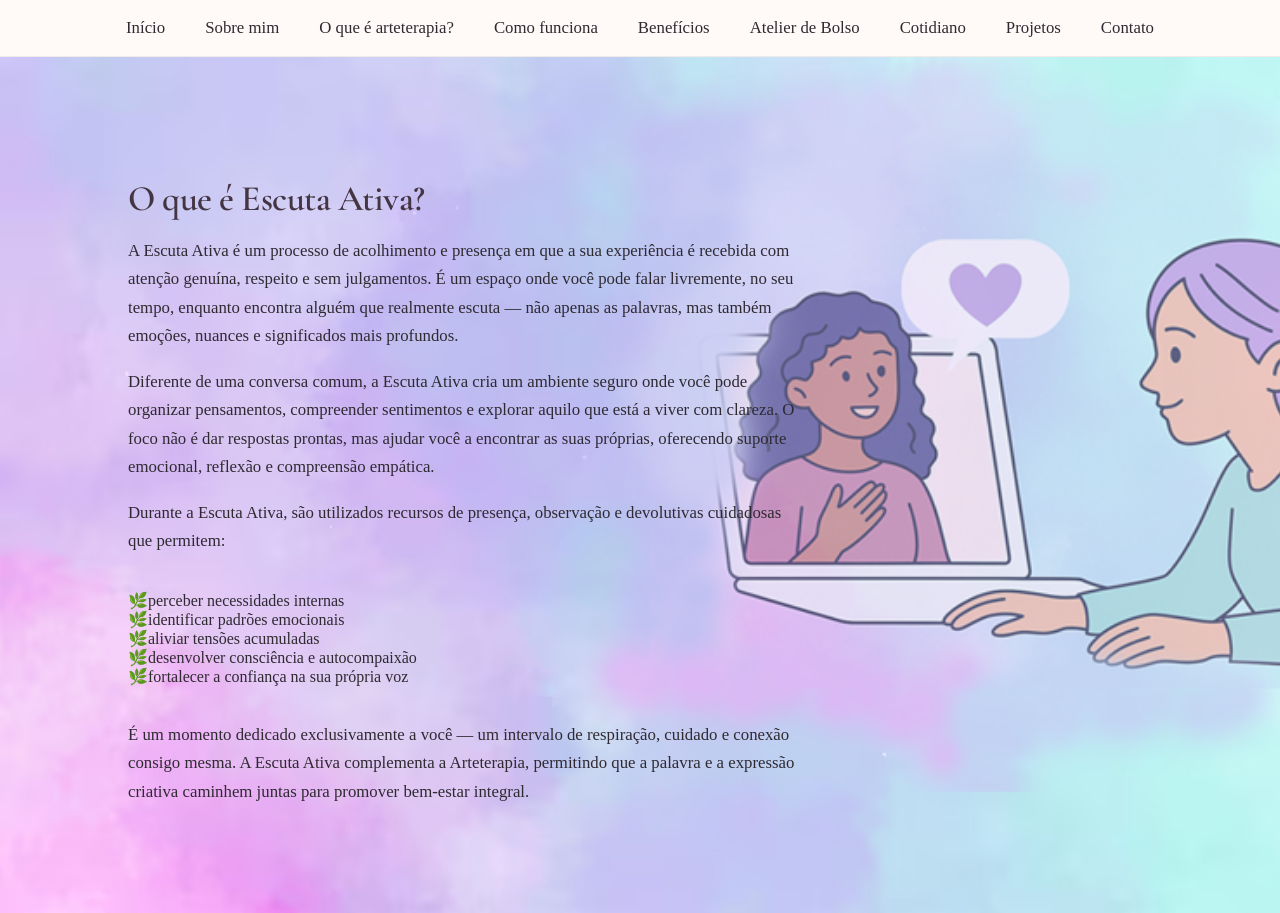
<file: escuta-ativa.html>
<html lang="pt-BR">
<head> 
    <!-- Google tag (gtag.js) -->
    <script async src="https://www.googletagmanager.com/gtag/js?id=G-6XTEVL6XRS"></script> 
    <!-- Google Search Console -->
    <meta name="google-site-verification" content="1ahXVajM7xIkuSm_ij1EY5OKVZYUuwMlVTvNx1P8Dbw">
    <script>
      window.dataLayer = window.dataLayer || [];
      function gtag(){dataLayer.push(arguments);}
      gtag('js', new Date());
      gtag('config', 'G-6XTEVL6XRS');
    </script>

    <meta charset="UTF-8">
    <meta name="viewport" content="width=device-width, initial-scale=1.0">
    <title>Escuta Ativa e Acolhimento Emocional | Atelier da Escuta</title>
    <meta name="description" content="Escuta ativa, acolhimento emocional e expressão criativa para mulheres que desejam se escutar com mais calma e presença.">

    <link rel="icon" href="assets/flor-grande.ico" type="image/x-icon">
    <link rel="canonical" href="https://atelierdaescuta.com.br/escuta-ativa">

    <meta property="og:title" content="Escuta Ativa e Acolhimento Emocional | Atelier da Escuta">
    <meta property="og:description" content="Um espaço sensível de escuta, acolhimento e expressão criativa.">
    <meta property="og:url" content="https://atelierdaescuta.com.br/escuta-ativa.html">
    <meta property="og:type" content="website">
    <meta property="og:image" content="https://atelierdaescuta.com.br/assets/bg-arteterapia.webp">

    <link rel="stylesheet" href="style.css"> 
    <link rel="preconnect" href="https://fonts.googleapis.com">
    <link rel="preconnect" href="https://fonts.gstatic.com" crossorigin>
    <link href="https://fonts.googleapis.com/css2?family=Cormorant+Garamond:wght@600;700&family=Parisienne&display=swap" rel="stylesheet">
</head>
<body>



    <nav class="menu">
    <a href="index">Início</a>
    <a href="sobre">Sobre mim</a>
    <a href="arte-terapia">O que é arteterapia?</a> 
    <a href="arteterapia-online">Como funciona</a>
    <a href="beneficios">Benefícios</a>
    <a href="atelier-de-bolso">Atelier de Bolso</a>
    <a href="extraordinario-do-cotidiano">Cotidiano</a> 
    <a class="ativo" href="/projetos">Projetos</a>
    <a href="index#contato">Contato</a>
</nav>

<section class="sobre-container escuta-ativa-bg">

    <div class="sobre-texto">
        <h2>O que é Escuta Ativa?</h2>

    <p>
        A Escuta Ativa é um processo de acolhimento e presença em que a sua experiência é recebida com atenção genuína, respeito e sem julgamentos. É um espaço onde você pode falar livremente, no seu tempo, enquanto encontra alguém que realmente escuta — não apenas as palavras, mas também emoções, nuances e significados mais profundos.
    </p>

    <p>
        Diferente de uma conversa comum, a Escuta Ativa cria um ambiente seguro onde você pode organizar pensamentos, compreender sentimentos e explorar aquilo que está a viver com clareza. O foco não é dar respostas prontas, mas ajudar você a encontrar as suas próprias, oferecendo suporte emocional, reflexão e compreensão empática.
    </p>

    <p>
        Durante a Escuta Ativa, são utilizados recursos de presença, observação e devolutivas cuidadosas que permitem:
    </p>

   <br>
        🌿perceber necessidades internas<br>
        🌿identificar padrões emocionais<br>
        🌿aliviar tensões acumuladas<br>
        🌿desenvolver consciência e autocompaixão<br>
        🌿fortalecer a confiança na sua própria voz<br>
    <br>

    <p>
        É um momento dedicado exclusivamente a você — um intervalo de respiração, cuidado e conexão consigo mesma. A Escuta Ativa complementa a Arteterapia, permitindo que a palavra e a expressão criativa caminhem juntas para promover bem-estar integral.
    </p>
    </div>

    
</section>

</body>
</html>
</file>
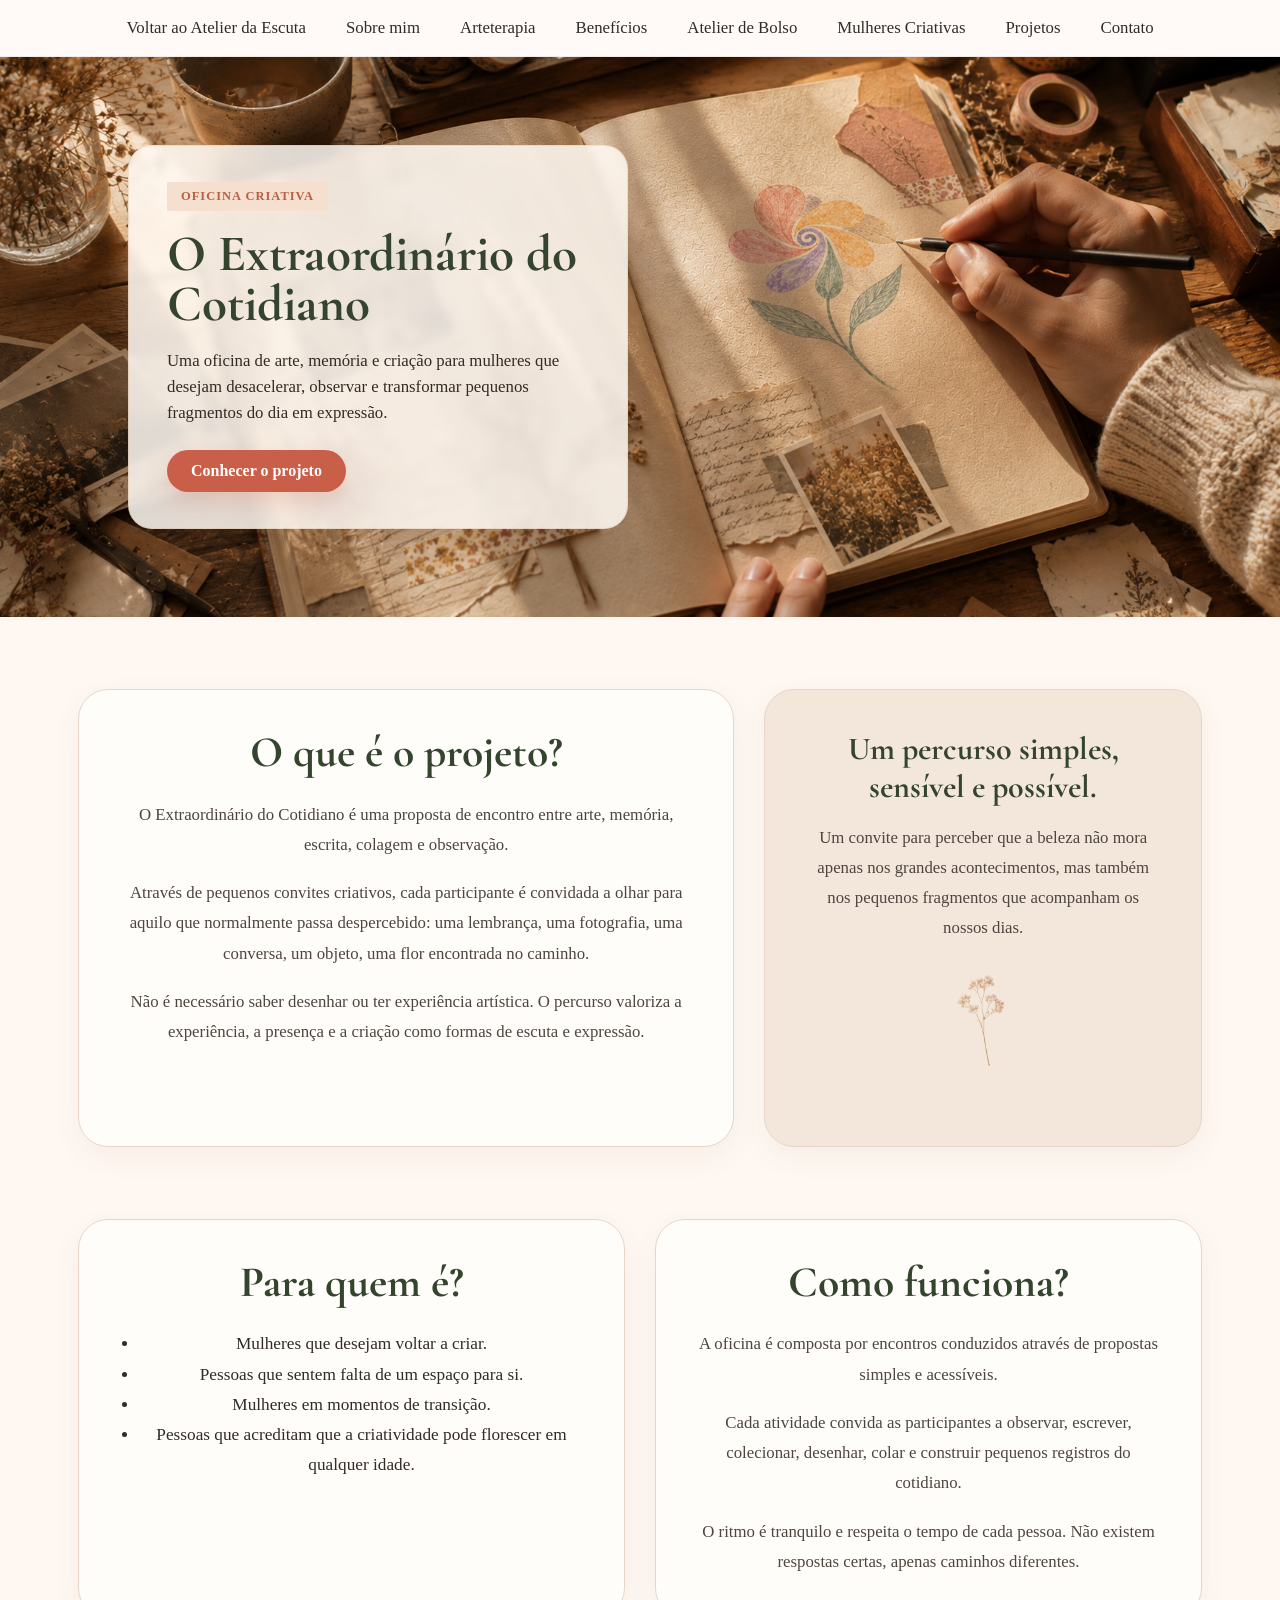
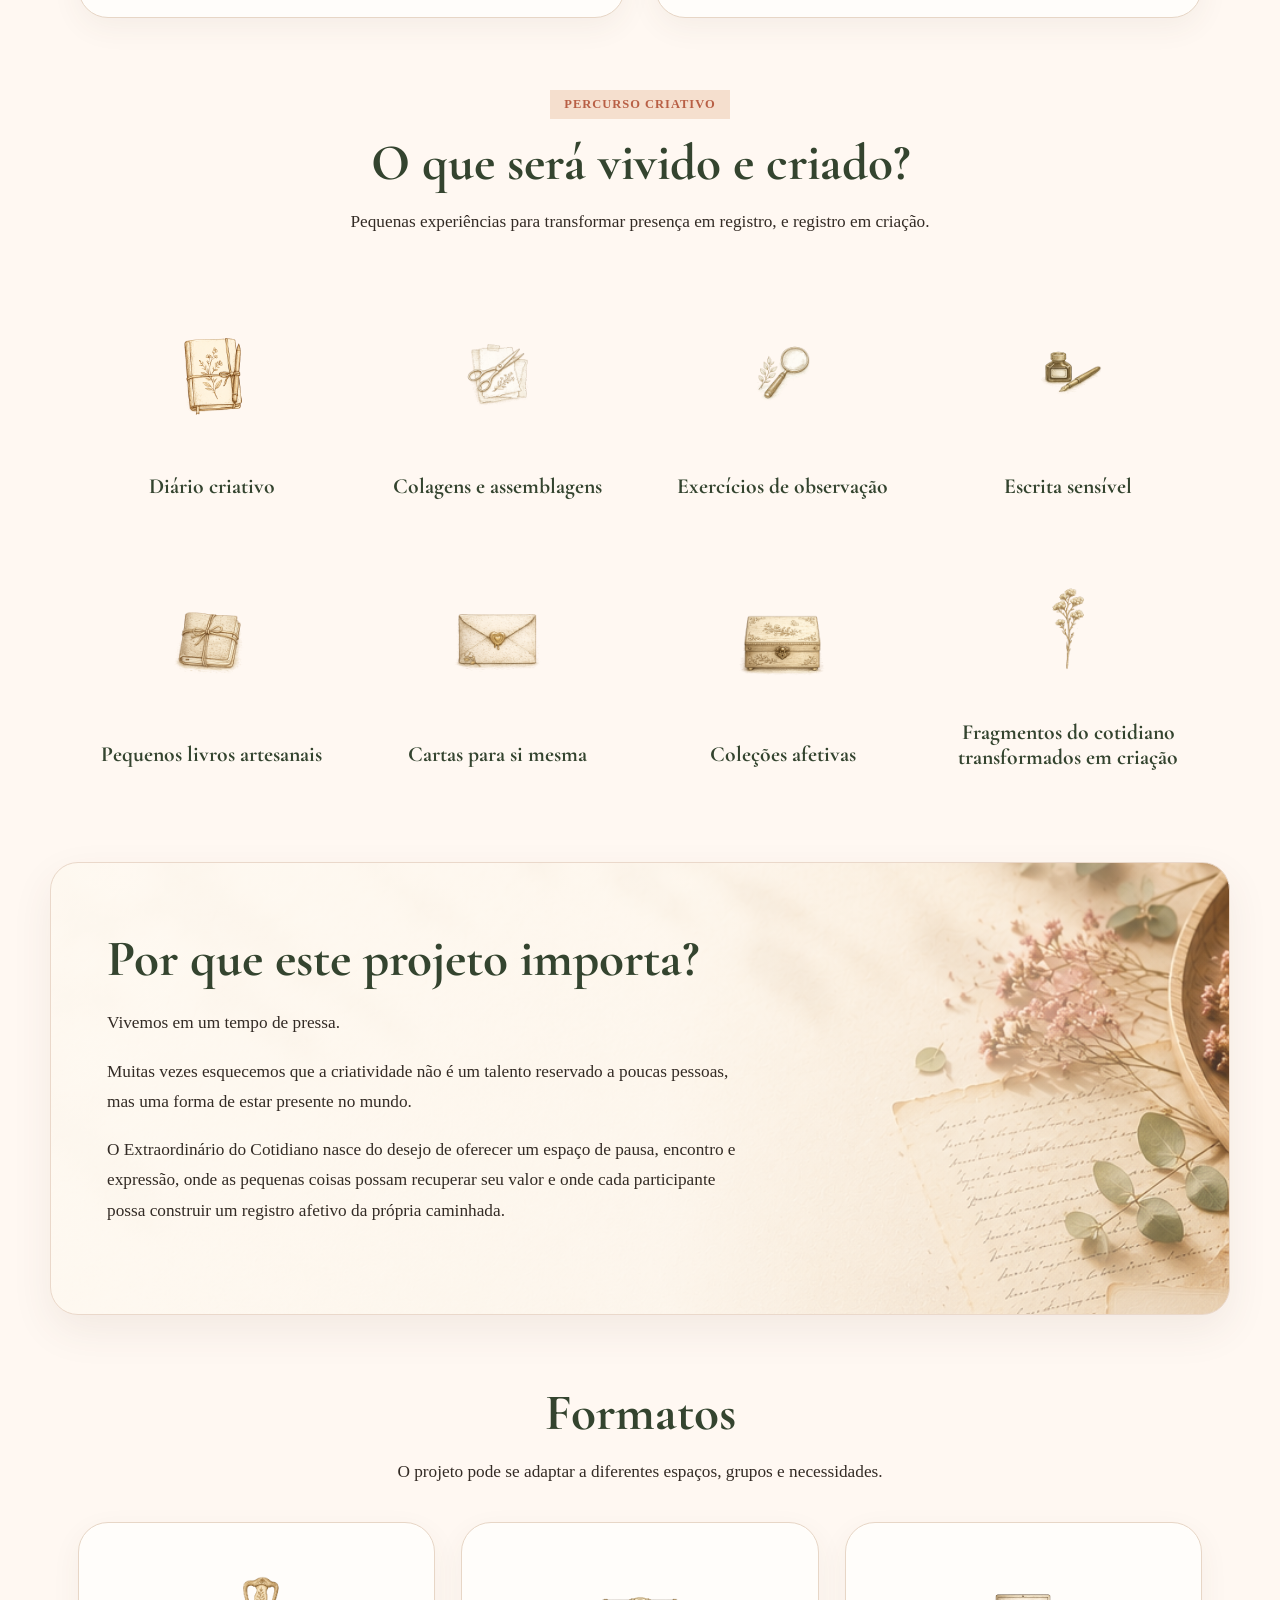
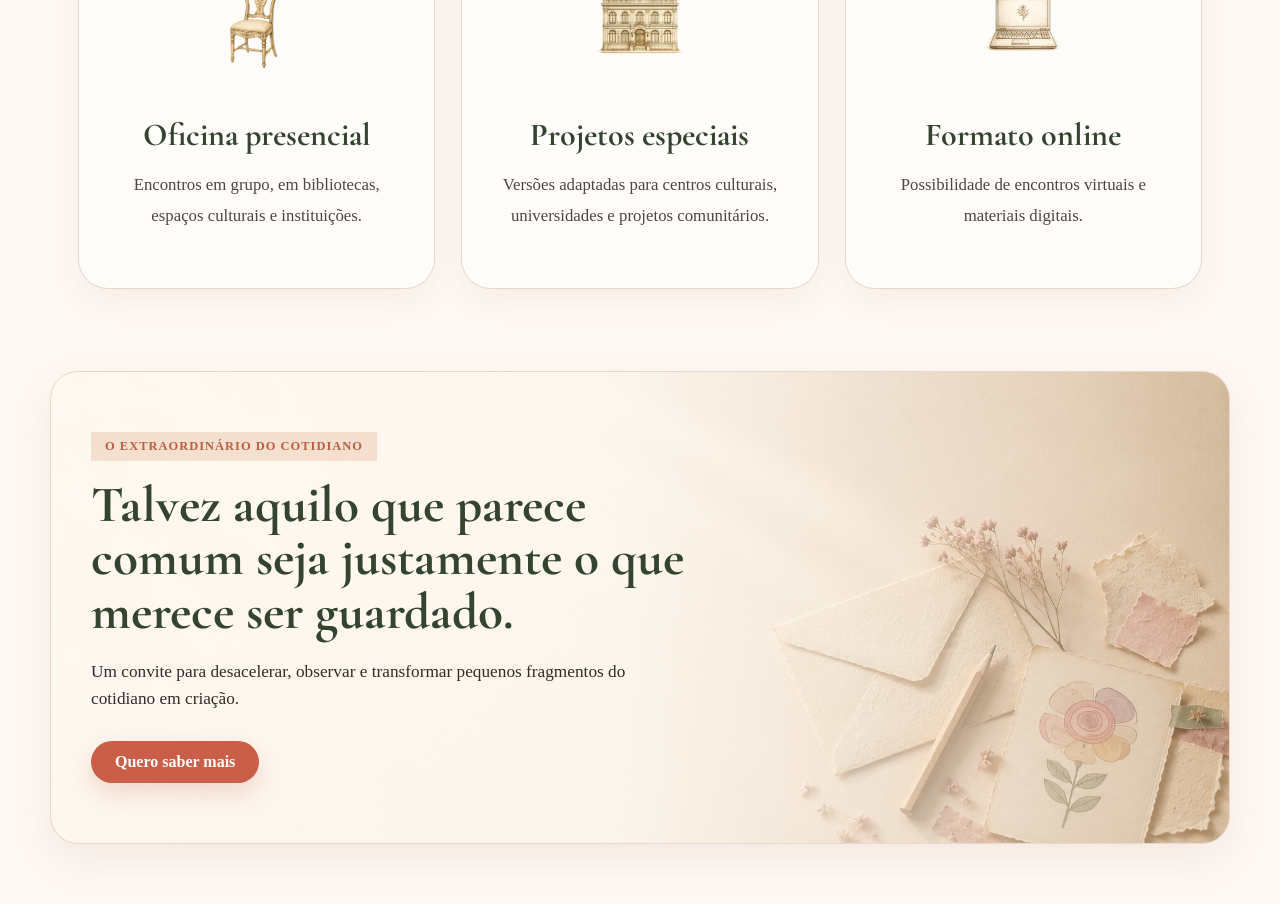
<file: extraordinario-do-cotidiano.html>
<!DOCTYPE html>
<html lang="pt-BR">

<head>
    <!-- Google tag (gtag.js) -->
    <script async src="https://www.googletagmanager.com/gtag/js?id=G-6XTEVL6XRS"></script> 
    <!-- Google Search Console -->
    <meta name="google-site-verification" content="1ahXVajM7xIkuSm_ij1EY5OKVZYUuwMlVTvNx1P8Dbw">
    <script>
      window.dataLayer = window.dataLayer || [];
      function gtag(){dataLayer.push(arguments);}
      gtag('js', new Date());
      gtag('config', 'G-6XTEVL6XRS');
    </script>

    <meta charset="UTF-8">
    <meta name="viewport" content="width=device-width, initial-scale=1.0">
    <title>O Extraordinário do Cotidiano | Atelier da Escuta</title>
    <meta name="description" content="Uma oficina de arte, memória e criação para mulheres que desejam desacelerar, observar e transformar pequenos fragmentos do dia em expressão.">

    <link rel="icon" href="assets/flor-grande.ico" type="image/x-icon">
    <link rel="canonical" href="https://atelierdaescuta.com.br/extraordinario-do-cotidiano">

    <meta property="og:title" content="O Extraordinário do Cotidiano">
    <meta property="og:description" content="Uma oficina de arte, memória e criação para mulheres.">
    <meta property="og:url" content="https://atelierdaescuta.com.br/extraordinario-do-cotidiano.html">
    <meta property="og:type" content="website">
    <meta property="og:image" content="https://atelierdaescuta.com.br/assets/hero-cotidiano.webp">

    <meta name="twitter:card" content="summary_large_image">
    <meta name="twitter:title" content="O Extraordinário do Cotidiano">
    <meta name="twitter:description" content="Uma oficina de arte, memória e criação para mulheres.">
    <meta name="twitter:image" content="https://atelierdaescuta.com.br/assets/hero-cotidiano.webp">

    <link rel="stylesheet" href="style.css">

    <link rel="preconnect" href="https://fonts.googleapis.com">
    <link rel="preconnect" href="https://fonts.gstatic.com" crossorigin>
    <link href="https://fonts.googleapis.com/css2?family=Cormorant+Garamond:wght@600;700&family=Parisienne&display=swap" rel="stylesheet">
</head>

<body class="pagina-projeto-cotidiano">

<header>

<nav class="menu">
    <a href="index">Voltar ao Atelier da Escuta</a>
    <a href="sobre">Sobre mim</a>
    <a href="arte-terapia">Arteterapia</a> 
    <a href="beneficios">Benefícios</a>
    <a href="atelier-de-bolso">Atelier de Bolso</a>
    <a href="mulheres-criativas">Mulheres Criativas</a> 
    <a class="ativo" href="/projetos">Projetos</a>
    <a href="index#contato">Contato</a>
</nav>
    
</header>

<main>

    <section class="cotidiano-hero">
        <div class="cotidiano-hero-texto">
            <span class="cotidiano-etiqueta">Oficina criativa</span>

            <h1>O Extraordinário do Cotidiano</h1>

            <p>Uma oficina de arte, memória e criação para mulheres que desejam desacelerar, observar e transformar pequenos fragmentos do dia em expressão.</p>

            <a href="#sobre-projeto" class="cta">Conhecer o projeto</a>
        </div>
    </section>

    <section class="cotidiano-section cotidiano-abertura" id="sobre-projeto">
    <div class="cotidiano-card cotidiano-card-texto">
        <h2>O que é o projeto?</h2>

        <p>O Extraordinário do Cotidiano é uma proposta de encontro entre arte, memória, escrita, colagem e observação.</p>

        <p>Através de pequenos convites criativos, cada participante é convidada a olhar para aquilo que normalmente passa despercebido: uma lembrança, uma fotografia, uma conversa, um objeto, uma flor encontrada no caminho.</p>

        <p>Não é necessário saber desenhar ou ter experiência artística. O percurso valoriza a experiência, a presença e a criação como formas de escuta e expressão.</p>
    </div>

    <div class="cotidiano-card cotidiano-card-destaque">
    <h3>Um percurso simples,<br>
    sensível e possível.</h3>

    <p>
        Um convite para perceber que a beleza não mora apenas nos grandes
        acontecimentos, mas também nos pequenos fragmentos que acompanham
        os nossos dias.
    </p>

    <img src="assets/sempre-viva.png"
         alt=""
         class="cotidiano-flor-destaque">
</div>
    </section>

    <section class="cotidiano-section cotidiano-duplo">
        <div class="cotidiano-card">
            <h2>Para quem é?</h2>

            <ul>
                <li>Mulheres que desejam voltar a criar.</li>
                <li>Pessoas que sentem falta de um espaço para si.</li>
                <li>Mulheres em momentos de transição.</li>
                <li>Pessoas que acreditam que a criatividade pode florescer em qualquer idade.</li>
            </ul>
        </div>

        <div class="cotidiano-card">
            <h2>Como funciona?</h2>

            <p>A oficina é composta por encontros conduzidos através de propostas simples e acessíveis.</p>

            <p>Cada atividade convida as participantes a observar, escrever, colecionar, desenhar, colar e construir pequenos registros do cotidiano.</p>

            <p>O ritmo é tranquilo e respeita o tempo de cada pessoa. Não existem respostas certas, apenas caminhos diferentes.</p>
        </div>
    </section>

    <section class="cotidiano-section">
        <div class="cotidiano-titulo-centro">
            <span class="cotidiano-etiqueta">Percurso criativo</span>
            <h2>O que será vivido e criado?</h2>
            <p>Pequenas experiências para transformar presença em registro, e registro em criação.</p>
        </div>

        <div class="cotidiano-grid-vivencias">

    <div class="item-percurso">
        <img src="assets/diario-criativo.png" alt="Diário criativo">
        <h3>Diário criativo</h3>
    </div>

    <div class="item-percurso">
        <img src="assets/colagens.png" alt="Colagens e assemblagens">
        <h3>Colagens e assemblagens</h3>
    </div>

    <div class="item-percurso">
        <img src="assets/lupa.png" alt="Exercícios de observação">
        <h3>Exercícios de observação</h3>
    </div>

    <div class="item-percurso">
        <img src="assets/escrita.png" alt="Escrita sensível">
        <h3>Escrita sensível</h3>
    </div>

    <div class="item-percurso">
        <img src="assets/livreto.png" alt="Pequenos livros artesanais">
        <h3>Pequenos livros artesanais</h3>
    </div>

    <div class="item-percurso">
        <img src="assets/carta.png" alt="Cartas para si mesma">
        <h3>Cartas para si mesma</h3>
    </div>

    <div class="item-percurso">
        <img src="assets/afetiva.png" alt="Coleções afetivas">
        <h3>Coleções afetivas</h3>
    </div>

    <div class="item-percurso">
        <img src="assets/fraguimento.png" alt="Fragmentos do cotidiano transformados em criação">
        <h3>Fragmentos do cotidiano transformados em criação</h3>
    </div>

</div>
    </section>

    <section class="cotidiano-section cotidiano-importa">
        <div class="cotidiano-importa-texto">
            <h2>Por que este projeto importa?</h2>

            <p>Vivemos em um tempo de pressa.</p>

            <p>Muitas vezes esquecemos que a criatividade não é um talento reservado a poucas pessoas, mas uma forma de estar presente no mundo.</p>

            <p>O Extraordinário do Cotidiano nasce do desejo de oferecer um espaço de pausa, encontro e expressão, onde as pequenas coisas possam recuperar seu valor e onde cada participante possa construir um registro afetivo da própria caminhada.</p>
        </div>
    </section>

    <section class="cotidiano-section">
        <div class="cotidiano-titulo-centro">
            <h2>Formatos</h2>
            <p>O projeto pode se adaptar a diferentes espaços, grupos e necessidades.</p>
        </div>

        <div class="cotidiano-grid-formatos">

    <article class="cotidiano-card-formato">
        <img src="assets/presencial1.png" alt="Oficina presencial">
        <h3>Oficina presencial</h3>
        <p>Encontros em grupo, em bibliotecas, espaços culturais e instituições.</p>
    </article>

    <article class="cotidiano-card-formato">
        <img src="assets/projeto.png" alt="Projetos especiais">
        <h3>Projetos especiais</h3>
        <p>Versões adaptadas para centros culturais, universidades e projetos comunitários.</p>
    </article>

    <article class="cotidiano-card-formato">
        <img src="assets/online.png" alt="Formato online">
        <h3>Formato online</h3>
        <p>Possibilidade de encontros virtuais e materiais digitais.</p>
    </article>

</div>
    </section>

    <section class="cotidiano-cta-final">
        <div class="cotidiano-cta-texto">
            <span class="cotidiano-etiqueta">O Extraordinário do Cotidiano</span>

            <h2>Talvez aquilo que parece comum seja justamente o que merece ser guardado.</h2>

            <p>Um convite para desacelerar, observar e transformar pequenos fragmentos do cotidiano em criação.</p>

            <a href="https://wa.me/351910202328?text=Olá%20Ingrit.%20Gostaria%20de%20saber%20mais%20sobre%20o%20projeto%20O%20Extraordinário%20do%20Cotidiano." class="cta">Quero saber mais</a>
        </div>
    </section>

</main>

</body>
</html>
</file>
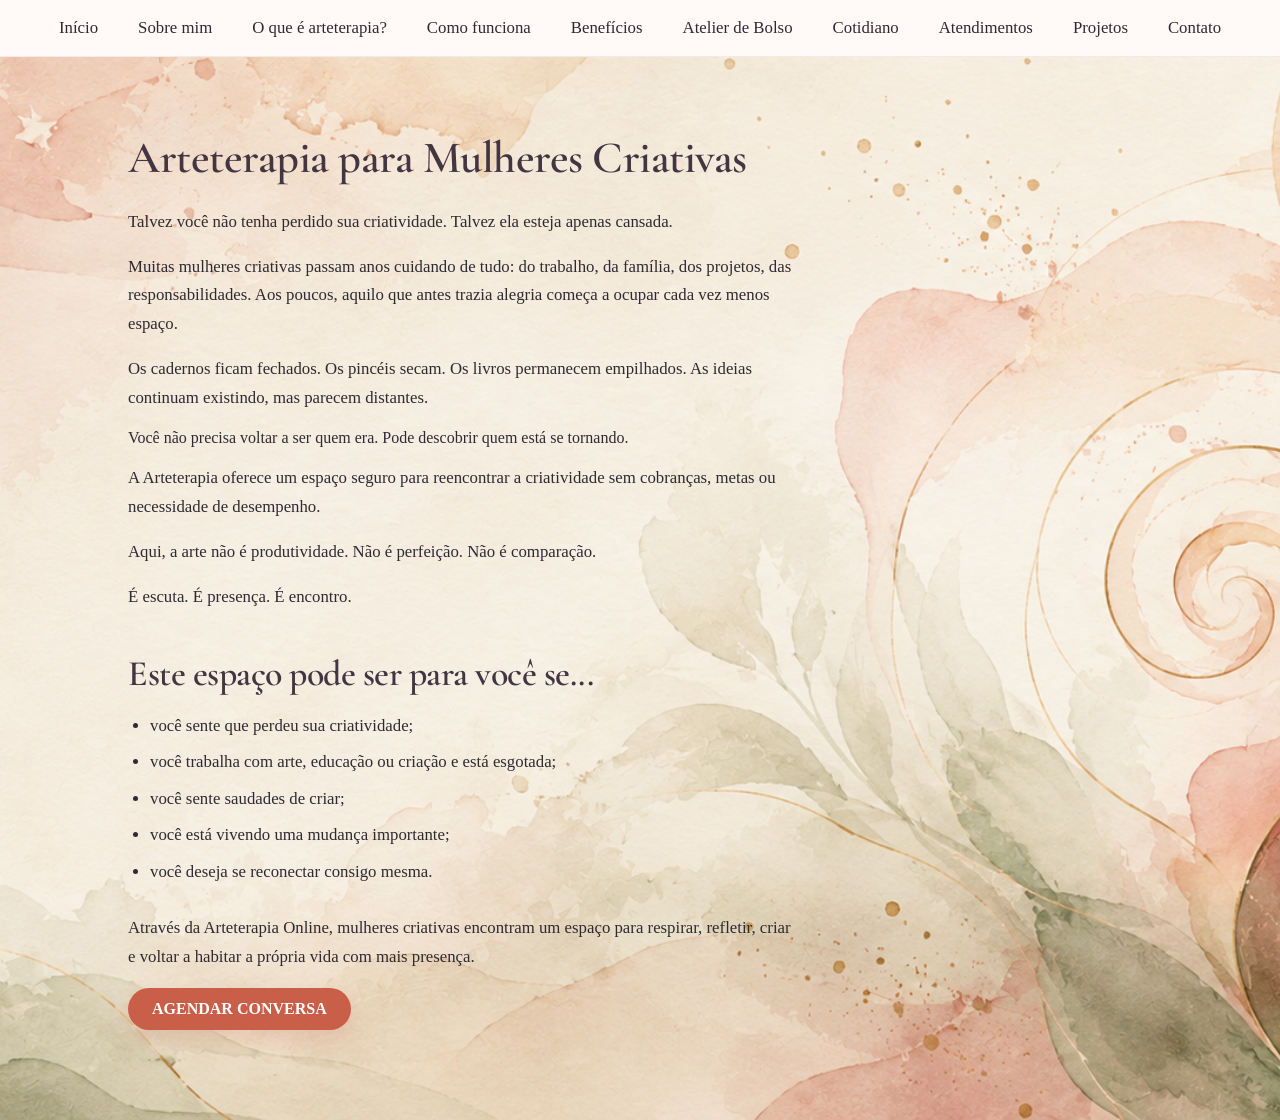
<file: mulheres-criativas.html>
<!DOCTYPE html>
<html lang="pt-BR">
<head> 
    <!-- Google tag (gtag.js) -->
    <script async src="https://www.googletagmanager.com/gtag/js?id=G-6XTEVL6XRS"></script> 
    <!-- Google Search Console -->
    <meta name="google-site-verification" content="1ahXVajM7xIkuSm_ij1EY5OKVZYUuwMlVTvNx1P8Dbw">
    <script>
      window.dataLayer = window.dataLayer || [];
      function gtag(){dataLayer.push(arguments);}
      gtag('js', new Date());
      gtag('config', 'G-6XTEVL6XRS');
    </script>

    <meta charset="UTF-8">
    <meta name="viewport" content="width=device-width, initial-scale=1.0">
    <title>Arteterapia para Mulheres Criativas | Atelier da Escuta</title>
    <meta name="description" content="Arteterapia para mulheres criativas, professoras, artistas e artesãs que desejam voltar a criar, respirar e se reconhecer com mais delicadeza.">

    <link rel="icon" href="assets/flor-grande.ico" type="image/x-icon">
    <link rel="canonical" href="https://atelierdaescuta.com.br/mulheres-criativas">

    <meta property="og:title" content="Arteterapia para Mulheres Criativas | Atelier da Escuta">
    <meta property="og:description" content="Um espaço para mulheres que desejam reencontrar sua criatividade, fortalecer a escuta interna e criar com mais liberdade.">
    <meta property="og:url" content="https://atelierdaescuta.com.br/mulheres-criativas.html">
    <meta property="og:type" content="website">
    <meta property="og:image" content="https://atelierdaescuta.com.br/assets/hero-desktop.webp">

    <link rel="stylesheet" href="style.css"> 
    <link rel="preconnect" href="https://fonts.googleapis.com">
    <link rel="preconnect" href="https://fonts.gstatic.com" crossorigin>
    <link href="https://fonts.googleapis.com/css2?family=Cormorant+Garamond:wght@600;700&family=Parisienne&display=swap" rel="stylesheet">
</head>

<body>


<nav class="menu">
    <a href="index">Início</a>
    <a href="sobre">Sobre mim</a>
    <a href="arte-terapia">O que é arteterapia?</a> 
    <a href="arteterapia-online">Como funciona</a>
    <a href="beneficios">Benefícios</a>
    <a href="atelier-de-bolso">Atelier de Bolso</a>
    <a href="extraordinario-do-cotidiano">Cotidiano</a> 
    <a href="index#servicos">Atendimentos</a> 
    <a class="ativo" href="/projetos">Projetos</a>
    <a href="index#contato">Contato</a>
</nav>

<section class="sobre-container mulheres-criativas-bg">

    <div class="sobre-texto caixa-texto">

        <h1>Arteterapia para Mulheres Criativas</h1>

        <p>
            Talvez você não tenha perdido sua criatividade.
            Talvez ela esteja apenas cansada.
        </p>

        <p>
            Muitas mulheres criativas passam anos cuidando de tudo:
            do trabalho, da família, dos projetos, das responsabilidades.
            Aos poucos, aquilo que antes trazia alegria começa a ocupar cada vez menos espaço.
        </p>

        <p>
            Os cadernos ficam fechados.
            Os pincéis secam.
            Os livros permanecem empilhados.
            As ideias continuam existindo, mas parecem distantes.
        </p>

        <div class="destaque">
            Você não precisa voltar a ser quem era.
            Pode descobrir quem está se tornando.
        </div>

        <p>
            A Arteterapia oferece um espaço seguro para reencontrar a criatividade sem cobranças,
            metas ou necessidade de desempenho.
        </p>

        <p>
            Aqui, a arte não é produtividade.
            Não é perfeição.
            Não é comparação.
        </p>

        <p>
            É escuta.
            É presença.
            É encontro.
        </p>

        <h2>Este espaço pode ser para você se...</h2>

        <ul>
            <li>você sente que perdeu sua criatividade;</li>
            <li>você trabalha com arte, educação ou criação e está esgotada;</li>
            <li>você sente saudades de criar;</li>
            <li>você está vivendo uma mudança importante;</li>
            <li>você deseja se reconectar consigo mesma.</li>
        </ul>

        <p>
            Através da Arteterapia Online, mulheres criativas encontram um espaço para respirar,
            refletir, criar e voltar a habitar a própria vida com mais presença.
        </p>

        <a href="https://wa.me/351910202328?text=Olá%20Ingrit,%20gostaria%20de%20saber%20mais%20sobre%20a%20Arteterapia%20para%20Mulheres%20Criativas." class="cta" target="_blank">
            AGENDAR CONVERSA
        </a>

    </div>

</section>

</body>
</html>
</file>
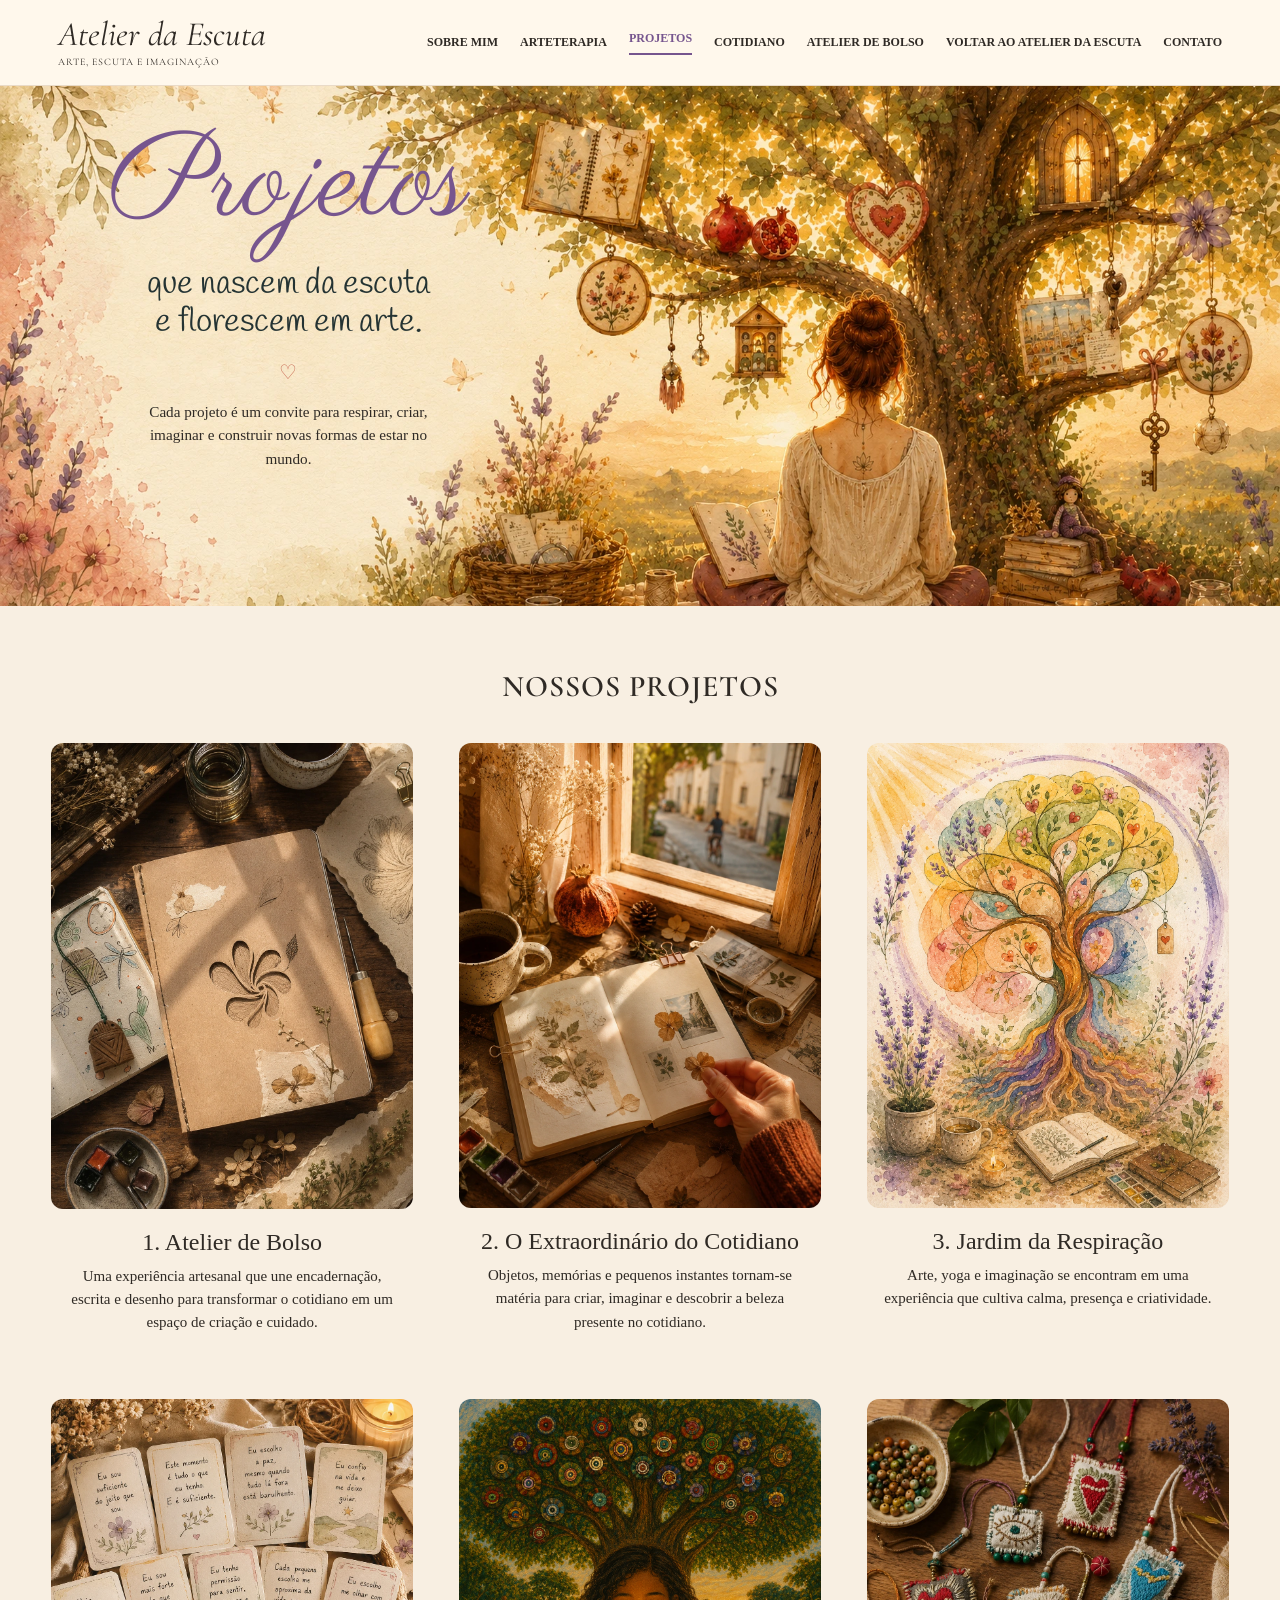
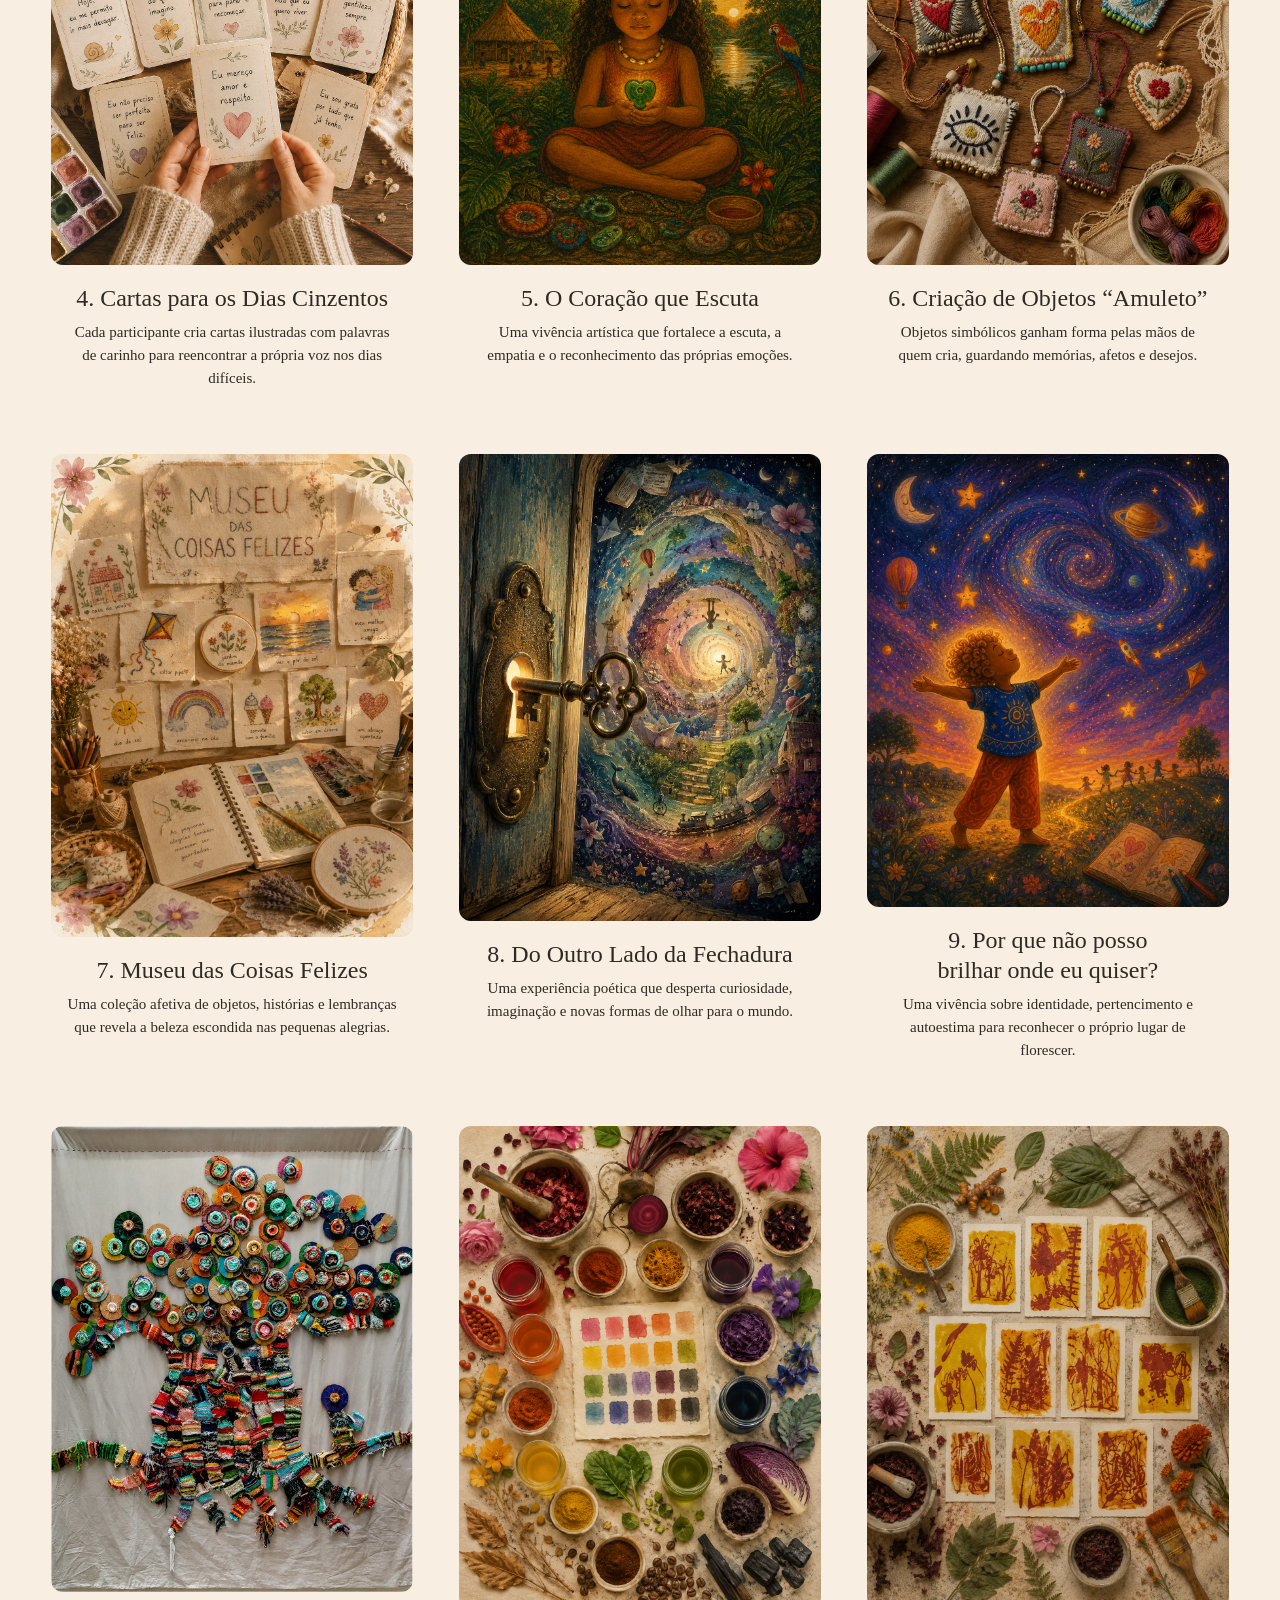
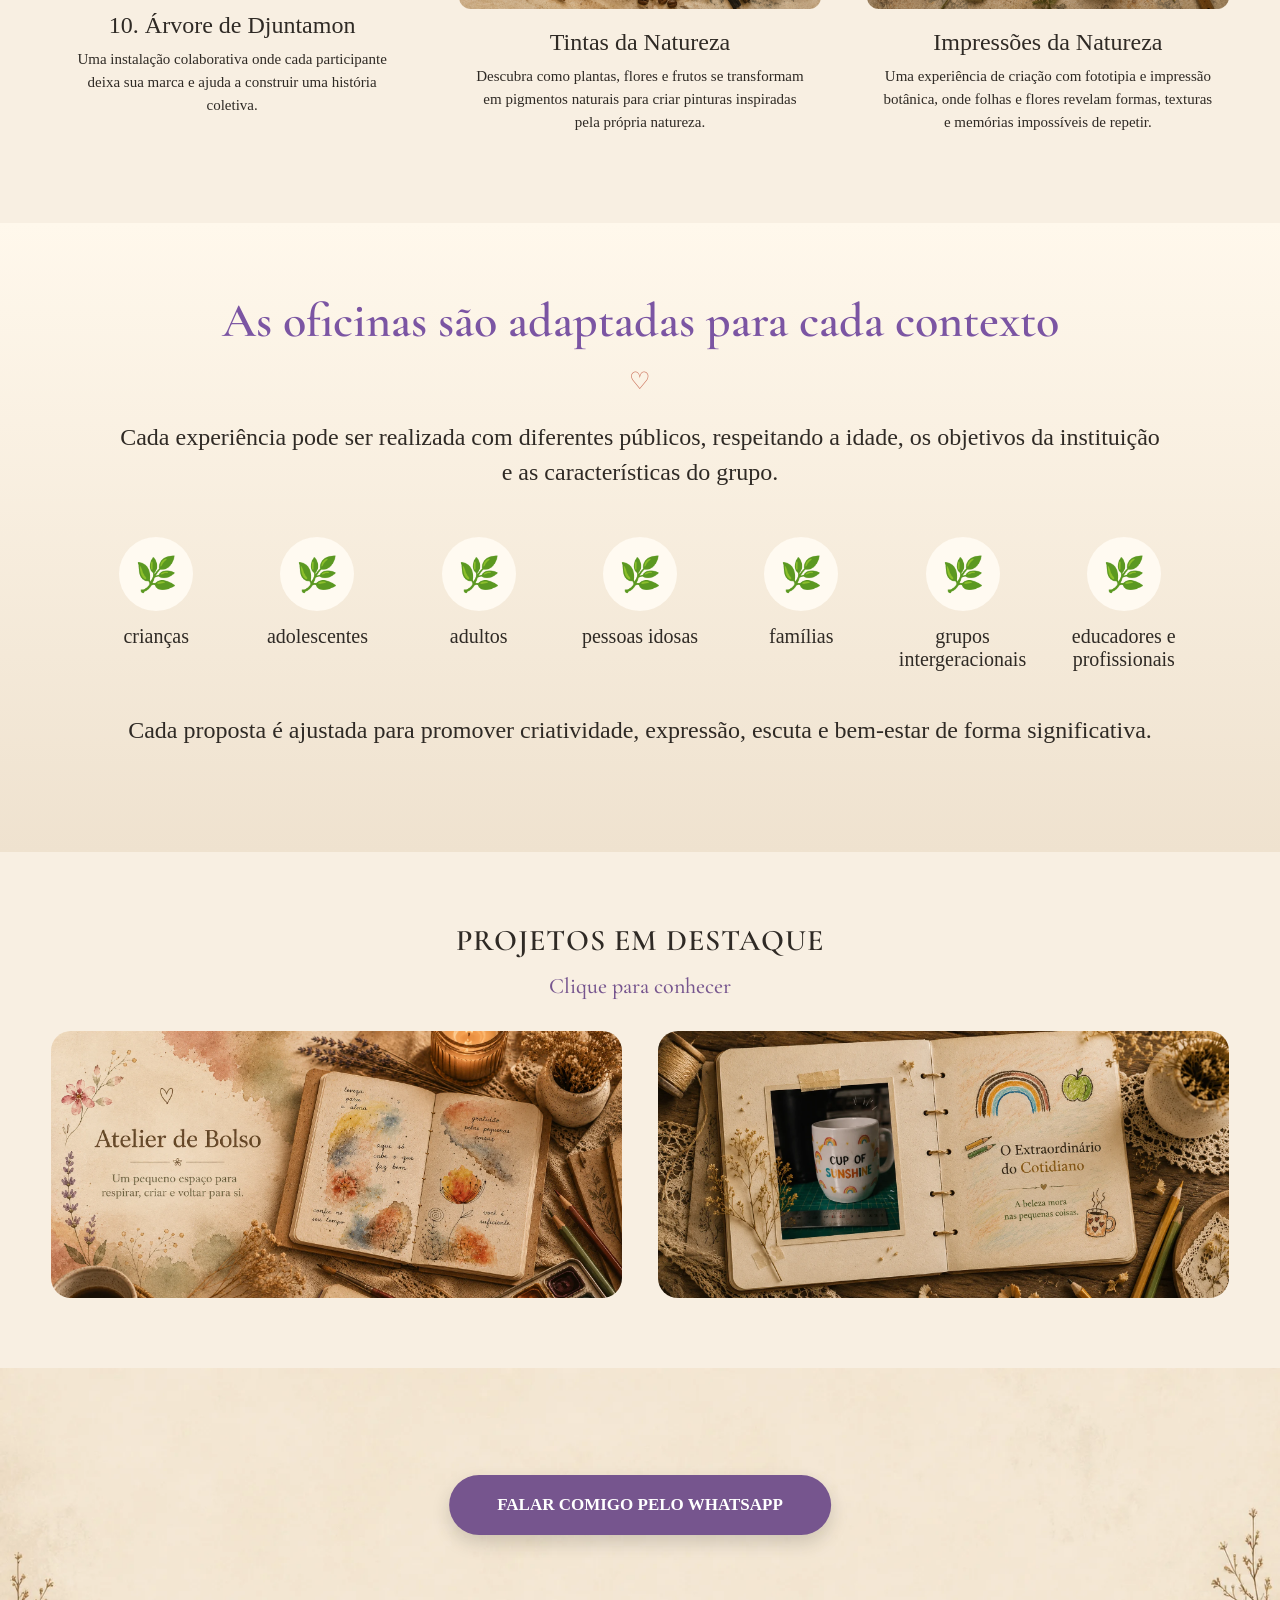
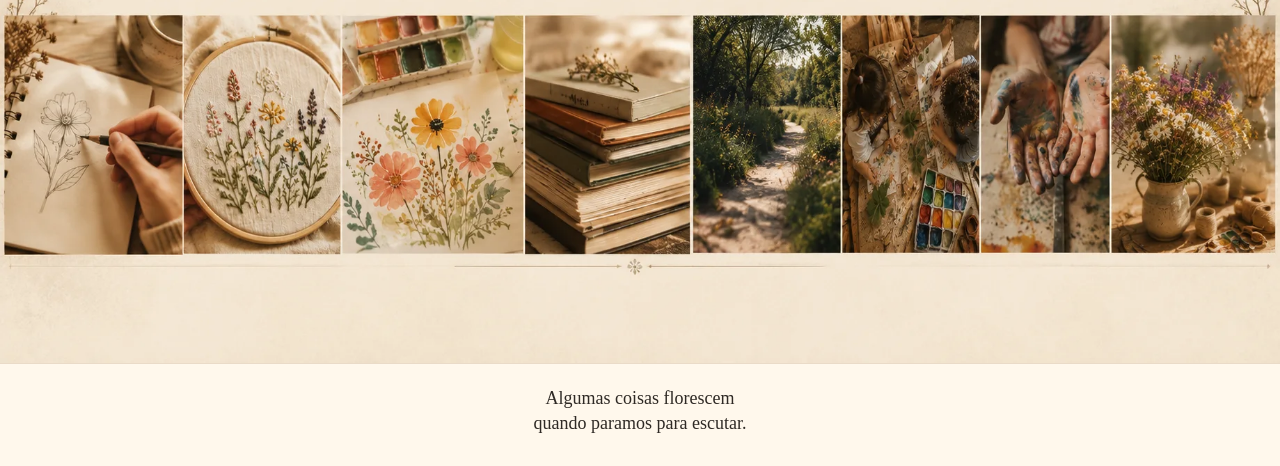
<file: projetos.html>
<!DOCTYPE html>
<html lang="pt-BR">
<head>
  <!-- Google tag (gtag.js) -->
  <script async src="https://www.googletagmanager.com/gtag/js?id=G-6XTEVL6XRS"></script>

  <!-- Google Search Console -->
  <meta name="google-site-verification" content="1ahXVajM7xIkuSm_ij1EY5OKVZYUuwMlVTvNx1P8Dbw">

  <script>
    window.dataLayer = window.dataLayer || [];
    function gtag(){dataLayer.push(arguments);}
    gtag('js', new Date());
    gtag('config', 'G-6XTEVL6XRS');
  </script>

  <meta charset="UTF-8">
  <meta name="viewport" content="width=device-width, initial-scale=1.0">  

  <title>Projetos | Atelier da Escuta</title>
  <meta name="description" content="Projetos de arte, escuta e imaginação do Atelier da Escuta. Oficinas criativas para mulheres, crianças, jovens e adultos.">

  <link rel="icon" href="assets/flor-grande.ico" type="image/x-icon">
  <link rel="canonical" href="https://atelierdaescuta.com.br/projetos.html">

  <!-- Open Graph / WhatsApp -->
  <meta property="og:title" content="Projetos | Atelier da Escuta">
  <meta property="og:description" content="Projetos que nascem da escuta e florescem em arte, imaginação e cuidado.">
  <meta property="og:image" content="https://atelierdaescuta.com.br/assets/compartilhamento-flor-grande.webp">
  <meta property="og:image:type" content="image/webp">
  <meta property="og:image:width" content="1200">
  <meta property="og:image:height" content="630">
  <meta property="og:url" content="https://atelierdaescuta.com.br/projetos.html">
  <meta property="og:type" content="website">

  <meta name="twitter:card" content="summary_large_image">
  <meta name="twitter:title" content="Projetos | Atelier da Escuta">
  <meta name="twitter:description" content="Projetos que nascem da escuta e florescem em arte.">
  <meta name="twitter:image" content="https://atelierdaescuta.com.br/assets/compartilhamento-flor-grande.webp">

  <link rel="preconnect" href="https://fonts.googleapis.com">
  <link rel="preconnect" href="https://fonts.gstatic.com" crossorigin>
  <link href="https://fonts.googleapis.com/css2?family=Parisienne&family=Handlee&family=Cormorant+Garamond:wght@400;500;600;700&display=swap" rel="stylesheet">

  <link rel="stylesheet" href="style.css">
</head>
<body>

<section class="pagina-projetos">

  <header class="projetos-topo">
    <div class="projetos-logo">
      Atelier da Escuta
      <span>ARTE, ESCUTA E IMAGINAÇÃO</span>
    </div>

    <nav class="projetos-menu"> 
      
        <a href="sobre">Sobre mim</a>
        <a href="arte-terapia">Arteterapia</a> 
        <a class="ativo" href="/projetos">Projetos</a>
	      <a href="extraordinario-do-cotidiano">Cotidiano</a>
      	<a href="/atelier-de-bolso">Atelier de Bolso</a>
        <a href="index">Voltar ao Atelier da Escuta</a>
      	<a href="index#contato">Contato</a>

    </nav>
  </header>

 <section class="projetos-hero">
  <div class="projetos-hero-texto">
    <h1>Projetos</h1>

    <h2>
      que nascem da escuta<br>
      e florescem em arte.
    </h2>

    <div class="projetos-coracao">♡</div>

    <p>
      Cada projeto é um convite para respirar, criar,
      imaginar e construir novas formas de estar no mundo.
    </p>
  </div>

 <picture class="projetos-hero-imagem">

   <source
  media="(max-width:700px)"
  srcset="assets/portifolio_hero_mobile_adp.webp"> 
    <img
        src="assets/portifolio_hero.webp"
        alt="Projetos do Atelier da Escuta">

</picture>
</section>
  <h2 class="projetos-titulo-secao">Nossos Projetos</h2>

  <section class="projetos-grid">

  <article class="projeto-card">
  <img src="assets/atelier_bolso_card.webp" alt="Atelier de Bolso">
  <h3>1. Atelier de Bolso</h3>
  <p>Uma experiência artesanal que une encadernação, escrita e desenho para transformar o cotidiano em um espaço de criação e cuidado.</p>
 
</article>

<article class="projeto-card">
  <img src="assets/cotidiano_card.webp" alt="O Extraordinário do Cotidiano">
  <h3>2. O Extraordinário do Cotidiano</h3>
  <p>Objetos, memórias e pequenos instantes tornam-se matéria para criar, imaginar e descobrir a beleza presente no cotidiano.</p>

</article>

<article class="projeto-card">
  <img src="assets/respirar_card.webp" alt="Jardim da Respiração">
  <h3>3. Jardim da Respiração</h3>
  <p>Arte, yoga e imaginação se encontram em uma experiência que cultiva calma, presença e criatividade.</p>

</article>

<article class="projeto-card">
  <img src="assets/cartas_card.webp" alt="Cartas para os Dias Cinzentos">
  <h3>4. Cartas para os Dias Cinzentos</h3>
  <p>Cada participante cria cartas ilustradas com palavras de carinho para reencontrar a própria voz nos dias difíceis.</p>

</article>

<article class="projeto-card">
  <img src="assets/coração_card_2.webp" alt="O Coração que Escuta">
  <h3>5. O Coração que Escuta</h3>
  <p>Uma vivência artística que fortalece a escuta, a empatia e o reconhecimento das próprias emoções.</p>
  
</article>

<article class="projeto-card">
  <img src="assets/amuleto_card.webp" alt="Criação de Objetos Amuleto">
  <h3>6. Criação de Objetos “Amuleto”</h3>
  <p>Objetos simbólicos ganham forma pelas mãos de quem cria, guardando memórias, afetos e desejos.</p>
  
</article>

<article class="projeto-card">
  <img src="assets/felizes_card.webp" alt="Museu das Coisas Felizes">
  <h3>7. Museu das Coisas Felizes</h3>
  <p>Uma coleção afetiva de objetos, histórias e lembranças que revela a beleza escondida nas pequenas alegrias.</p>

</article>

<article class="projeto-card">
  <img src="assets/fechadura_card.webp" alt="Do Outro Lado da Fechadura">
  <h3>8. Do Outro Lado da Fechadura</h3>
  <p>Uma experiência poética que desperta curiosidade, imaginação e novas formas de olhar para o mundo.</p>
 
</article>

<article class="projeto-card">
  <img src="assets/brilhar_card.webp" alt="Por que não posso brilhar onde eu quiser?">
  <h3>9. Por que não posso<br>brilhar onde eu quiser?</h3>
  <p>Uma vivência sobre identidade, pertencimento e autoestima para reconhecer o próprio lugar de florescer.</p>

</article>

<article class="projeto-card">
  <img src="assets/arvore_card.webp" alt="Árvore de Djuntamon">
  <h3>10. Árvore de Djuntamon</h3>
  <p>Uma instalação colaborativa onde cada participante deixa sua marca e ajuda a construir uma história coletiva.</p>

</article> 

    <article class="projeto-card">
  <img src="assets/naturais_card.webp" alt="Tintas da Natureza">
  <h3>Tintas da Natureza</h3>
  <p>Descubra como plantas, flores e frutos se transformam em pigmentos naturais para criar pinturas inspiradas pela própria natureza.</p>
  
</article>

<article class="projeto-card">
  <img src="assets/fototipia_card.webp" alt="Impressões da Natureza">
  <h3>Impressões da Natureza</h3>
  <p>Uma experiência de criação com fototipia e impressão botânica, onde folhas e flores revelam formas, texturas e memórias impossíveis de repetir.</p>
  
</article>
    
  </section>
	<section class="projetos-contexto">
  <h2>As oficinas são adaptadas para cada contexto</h2>

  <p>
    Cada experiência pode ser realizada com diferentes públicos,
    respeitando a idade, os objetivos da instituição e as características do grupo.
  </p>

<div class="projetos-publicos">
  <span>crianças</span>
  <span>adolescentes</span>
  <span>adultos</span>
  <span>pessoas idosas</span>
  <span>famílias</span>
  <span>grupos intergeracionais</span>
  <span>educadores e profissionais</span>
</div>

  <p>
    Cada proposta é ajustada para promover criatividade, expressão,
    escuta e bem-estar de forma significativa.
  </p>
</section>

  <h2 class="projetos-titulo-secao projetos-destaque-titulo">
    Projetos em Destaque
  </h2>  
 <h3 class="projetos-subtitulo-destaque">
  Clique para conhecer
</h3>

  <section class="projetos-destaques">
    <a href="/atelier-de-bolso">
      <img src="assets/baner_projetos_atelier.webp" alt="Atelier de Bolso">
    </a>

    <a href="/extraordinario-do-cotidiano">
      <img src="assets/baner_projetos_cotidiano.webp" alt="O Extraordinário do Cotidiano">
    </a>
  </section>

  <section class="projetos-cta-rodape">
    <img src="assets/rodapé_projetos.webp" alt="Vamos construir um projeto juntos">

    <a class="projetos-botao-whatsapp" href="https://wa.me/351910202328?text=Olá!%20😊%20Acabei%20de%20conhecer%20os%20projetos%20do%20Atelier%20da%20Escuta%20pelo%20site%20e%20gostaria%20de%20saber%20mais%20sobre%20as%20oficinas.%20Podemos%20conversar%3F">
      Falar comigo pelo WhatsApp
    </a>
  </section>

  <footer class="projetos-footer">
    <p>Algumas coisas florescem<br>quando paramos para escutar.</p>
  </footer>

</section>

</body>
</html>
</file>
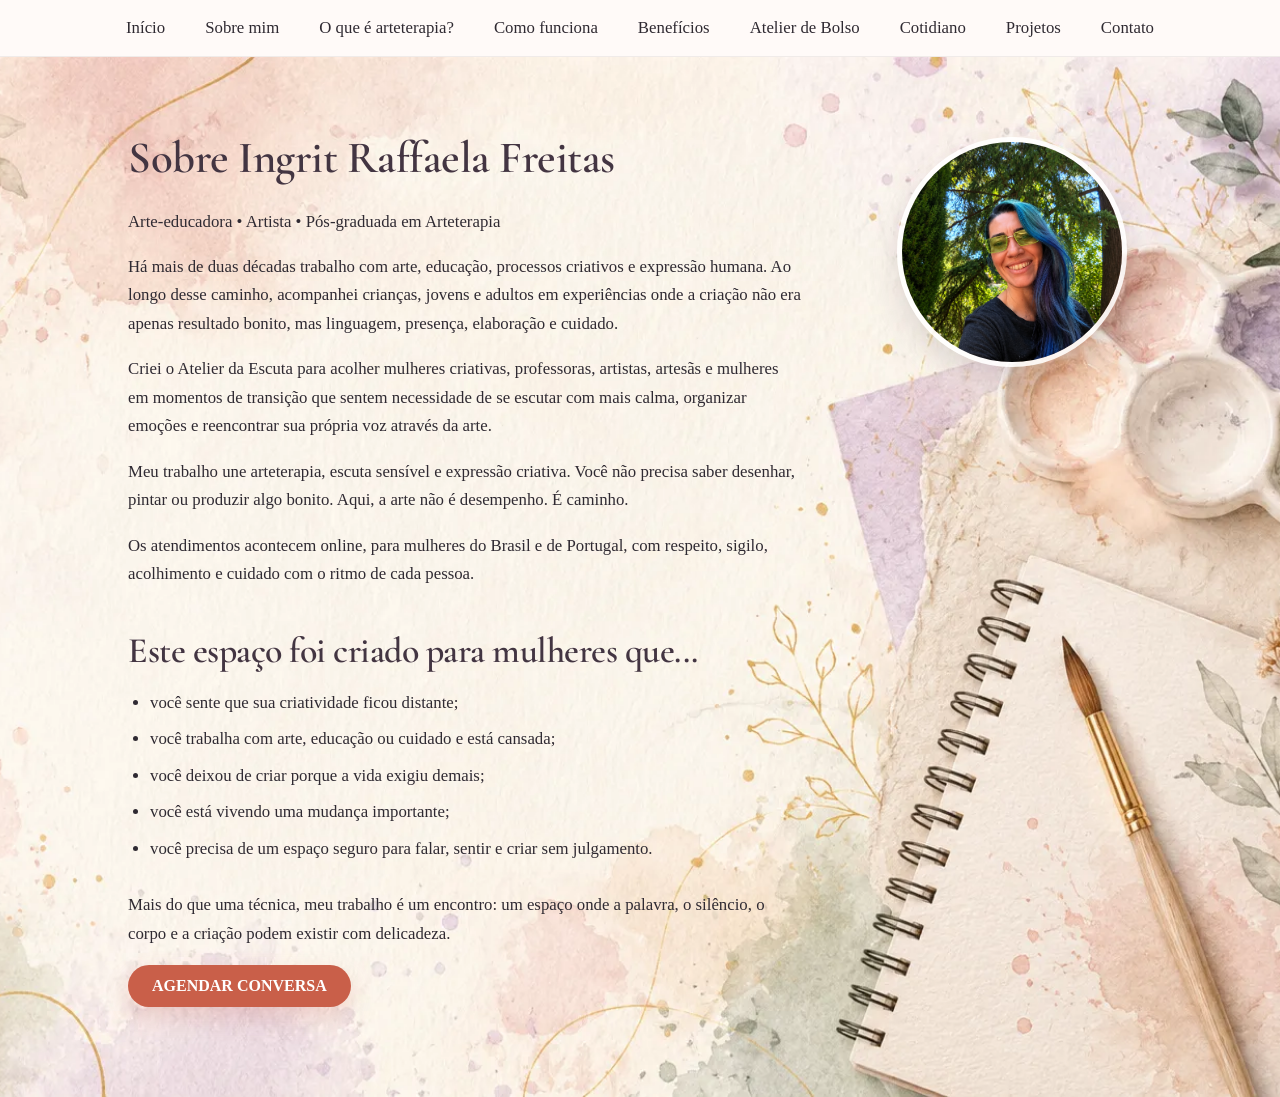
<file: sobre.html>
<!DOCTYPE html>
<html lang="pt-BR">
<head> 
    <!-- Google tag (gtag.js) -->
    <script async src="https://www.googletagmanager.com/gtag/js?id=G-6XTEVL6XRS"></script>
    <!-- Google Search Console -->
    <meta name="google-site-verification" content="1ahXVajM7xIkuSm_ij1EY5OKVZYUuwMlVTvNx1P8Dbw">
    
    <script>
      window.dataLayer = window.dataLayer || [];
      function gtag(){dataLayer.push(arguments);}
      gtag('js', new Date());
      gtag('config', 'G-6XTEVL6XRS');
    </script>

    <meta charset="UTF-8"> 
    <link rel="icon" href="assets/flor-grande.ico" type="image/x-icon">
    <meta name="viewport" content="width=device-width, initial-scale=1.0">
    <title>Sobre Ingrit Raffaela Freitas | Atelier da Escuta</title>
    <meta name="description" content="Conheça Ingrit Raffaela Freitas, arte-educadora, artista e pós-graduada em Arteterapia. Atendimentos online para mulheres no Brasil e em Portugal.">

    <link rel="icon" href="assets/flor-grande.ico" type="image/x-icon">
    <link rel="canonical" href="https://atelierdaescuta.com.br/sobre">

    <meta property="og:title" content="Sobre Ingrit Raffaela Freitas | Atelier da Escuta">
    <meta property="og:description" content="Conheça a história e o trabalho de Ingrit Raffaela Freitas com arte, escuta sensível e processos criativos.">
    <meta property="og:url" content="https://atelierdaescuta.com.br/sobre.html">
    <meta property="og:type" content="website">
    <meta property="og:image" content="https://atelierdaescuta.com.br/assets/bg-sobre.webp">

    <link rel="stylesheet" href="style.css"> 
    <link rel="preconnect" href="https://fonts.googleapis.com">
    <link rel="preconnect" href="https://fonts.gstatic.com" crossorigin>
    <link href="https://fonts.googleapis.com/css2?family=Cormorant+Garamond:wght@600;700&family=Parisienne&display=swap" rel="stylesheet">
</head>
<body>

<nav class="menu">
    <a href="index">Início</a>
    <a href="sobre">Sobre mim</a>
    <a href="arte-terapia">O que é arteterapia?</a> 
    <a href="arteterapia-online">Como funciona</a>
    <a href="beneficios">Benefícios</a>
    <a href="atelier-de-bolso">Atelier de Bolso</a>
    <a href="extraordinario-do-cotidiano">Cotidiano</a> 
     <a class="ativo" href="/projetos">Projetos</a>
    <a href="index#contato">Contato</a>
</nav>

<section class="sobre-container sobre-bg">
    <div class="sobre-texto">
        <h1>Sobre Ingrit Raffaela Freitas</h1>

        <p class="subtitulo-sobre">
            Arte-educadora • Artista • Pós-graduada em Arteterapia
        </p>

        <p>
            Há mais de duas décadas trabalho com arte, educação, processos criativos e expressão humana. 
            Ao longo desse caminho, acompanhei crianças, jovens e adultos em experiências onde a criação 
            não era apenas resultado bonito, mas linguagem, presença, elaboração e cuidado.
        </p>

        <p>
            Criei o Atelier da Escuta para acolher mulheres criativas, professoras, artistas, artesãs 
            e mulheres em momentos de transição que sentem necessidade de se escutar com mais calma, 
            organizar emoções e reencontrar sua própria voz através da arte.
        </p>

        <p>
            Meu trabalho une arteterapia, escuta sensível e expressão criativa. 
            Você não precisa saber desenhar, pintar ou produzir algo bonito. 
            Aqui, a arte não é desempenho. É caminho.
        </p>

        <p>
            Os atendimentos acontecem online, para mulheres do Brasil e de Portugal, com respeito, 
            sigilo, acolhimento e cuidado com o ritmo de cada pessoa.
        </p>

        <h2>Este espaço foi criado para mulheres que...</h2>

        <ul>
            <li>você sente que sua criatividade ficou distante;</li>
            <li>você trabalha com arte, educação ou cuidado e está cansada;</li>
            <li>você deixou de criar porque a vida exigiu demais;</li>
            <li>você está vivendo uma mudança importante;</li>
            <li>você precisa de um espaço seguro para falar, sentir e criar sem julgamento.</li>
        </ul>

        <p>
            Mais do que uma técnica, meu trabalho é um encontro: um espaço onde a palavra, o silêncio, 
            o corpo e a criação podem existir com delicadeza.
        </p>

        <a 
            href="https://wa.me/351910202328?text=Ol%C3%A1%2C%20Ingrit.%20Encontrei%20sua%20p%C3%A1gina%20sobre%20Arteterapia%20Online%20e%20gostaria%20de%20saber%20como%20funciona%20a%20conversa%20inicial."
            class="cta"
            target="_blank"
        >
            AGENDAR CONVERSA 
        </a>
    </div>

    <div class="sobre-foto">
        <img src="assets/eu.png" alt="Ingrit Raffaela Freitas, arte-educadora e pós-graduada em Arteterapia">
    </div>
</section>

</body>
</html>
</file>
<file: style.css>
* {
    box-sizing: border-box;
}

body {
    margin: 0;
    font-family: Georgia, serif;
    color: #2f2a32;
    background: #fffaf8;
    overflow-x: hidden;
}

a {
    color: inherit;
}

.cta {
    display: inline-block;
    background: #c16551;
    color: #fff;
    padding: 13px 30px;
    border-radius: 999px;
    font-weight: bold;
    text-decoration: none;
    border: none;
    cursor: pointer;
}

/* HERO */
.hero {
    min-height: 390px;
    padding: 56px 24px 46px;
    text-align: center;
    background-image: url("assets/hero-desktop.webp");
    background-size: cover;
    background-position: center;
    background-repeat: no-repeat;
}

.hero-conteudo {
    max-width: 820px;
    margin: 0 auto;
}

.hero h1 {
    max-width: 760px;
    margin: 0 auto 22px;
    font-size: clamp(2.8rem, 4.3vw, 4.6rem);
    line-height: 0.86;
    color: #433542;

    font-family: 'Cormorant Garamond', serif;
    font-weight: 700;
    letter-spacing: -1px;
}

.hero h1 span {
    display: block;
    transform: scaleY(1.05);
}

.hero h1 em {
    display: block;
    font-family: 'Parisienne', cursive;
    font-size: 0.92em;
    font-weight: normal;
    font-style: normal;
    color: #c66c57;
    line-height: 0.72;
    margin-top: -4px;
}

.hero p {
    max-width: 760px;
    margin: 0 auto;
    color: #2f2a32;
    font-family: Georgia, serif;
    font-size: 1.05rem;
    line-height: 1.6;
}

.hero p + p {
    margin-top: 12px;
}

.hero .cta {
    margin-top: 28px;
}

/* MENU */
.menu {
    position: sticky;
    top: 0;
    z-index: 20;
    text-align: center;
    padding: 18px 20px;
    background: rgba(255, 250, 248, 0.94);
    backdrop-filter: blur(8px);
    border-bottom: 1px solid rgba(0,0,0,0.06);
}

.menu a {
    margin: 0 18px;
    text-decoration: none;
    font-size: 1.05rem;
}

/* SEÇÕES */
.secao {
    max-width: 1100px;
    margin: 90px auto;
    padding: 0 24px;
    text-align: center;
}

.secao h2 {
    font-size: 2.2rem;
    line-height: 1.2;
    font-weight: 700;
    margin-bottom: 42px;
}

/* MOTIVOS */
.motivos {
    margin-top: 56px;
    margin-bottom: 56px;
}

.motivos h2 {
    font-size: clamp(1.6rem, 2.4vw, 2.2rem);
    margin-bottom: 28px;
}

.motivos-grid {
    display: grid;
    grid-template-columns: repeat(4, 1fr);
    max-width: 860px;
    margin: 0 auto;
    gap: 24px;
    align-items: start;
}

.motivo {
    text-align: center;
    padding: 10px 8px;
}

.motivo img {
    width: 96px;
    height: 96px;
    object-fit: contain;
    display: block;
    margin: 0 auto 18px;
    padding: 0;
    background: none;
    border-radius: 0;
}

.motivo p {
    max-width: 155px;
    margin: 0 auto;
    font-size: 0.92rem;
    line-height: 1.35;
}

.texto-central {
    max-width: 720px;
    margin: 28px auto 0;
    font-size: 1rem;
    line-height: 1.55;
    text-align: center;
}

.texto-menor {
    font-size: 0.95rem;
}

/* CARDS */
.cards {
    max-width: 980px;
    margin: 0 auto 70px;
    padding: 0 20px;
    display: flex;
    justify-content: center;
    gap: 28px;
    flex-wrap: wrap;
}

.card {
    width: 280px;
    min-height: 430px;
    padding: 28px 26px;
    border-radius: 18px;
    text-align: left;
    text-decoration: none;
    color: #433542;
    box-shadow: 0 14px 34px rgba(120, 90, 120, 0.10);
    transition: transform 0.2s ease, box-shadow 0.2s ease;
}

.card:hover {
    transform: translateY(-5px);
    box-shadow: 0 18px 42px rgba(120, 90, 120, 0.16);
}

.card img {
    width: 125px;
    height: 125px;
    border-radius: 50%;
    object-fit: cover;
    display: block;
    margin: 0 auto 18px;
}

.card h3 {
    margin: 0 0 14px;
    font-size: 1rem;
    line-height: 1.25;
}

.card p {
    font-size: 0.92rem;
    line-height: 1.5;
}

.card.a { background-color: #fdf0fe; }
.card.b { background-color: #fff3eb; }
.card.c { background-color: #e2f7fa; }

/* PÚBLICO */
.publico {
    margin-top: 70px;
    margin-bottom: 70px;
}

.publico h2 {
    font-size: 2.2rem;
    line-height: 1.2;
    margin-bottom: 34px;
}

.publico-grid {
    display: grid;
    grid-template-columns: repeat(5, 1fr);
    max-width: 940px;
    margin: 0 auto;
    gap: 24px;
    align-items: start;
}

.publico-item {
    text-align: center;
    padding: 10px 8px;
}

.publico-item img {
    width: 96px;
    height: 96px;
    object-fit: contain;
    display: block;
    margin: 0 auto 18px;
    padding: 0;
    background: none;
    border-radius: 0;
} 

.publico-item p {
    max-width: 145px;
    margin: 0 auto;
    font-size: 0.9rem;
    line-height: 1.35;
}

.publico .texto-central {
    margin-top: 34px;
}

.publico .cta {
    margin-top: 26px;
} 

/* CONTATO */
.contato {
    max-width: 980px;
    margin: 0 auto 70px;
    padding: 32px 24px 28px;
    text-align: center;
    background-image: url("assets/fundo-contato.webp");
    background-size: cover;
    background-position: center;
    background-repeat: no-repeat;
    border-radius: 24px;
    overflow: hidden;
}

.contato h2 {
    margin: 0 0 18px;
    font-size: 1.75rem;
    line-height: 1.05;
}

.form {
    max-width: 560px;
    margin: 0 auto;
    display: grid;
    gap: 10px;
}

.form input,
.form textarea {
    width: 100%;
    padding: 10px 14px;
    border-radius: 7px;
    border: 1px solid #eadbd7;
    font-size: 0.9rem;
    font-family: inherit;
    background: rgba(255,255,255,0.88);
}

.form textarea {
    min-height: 58px;
}

button {
    padding: 11px;
    border: none;
    border-radius: 7px;
    background: #c16551;
    color: white;
    cursor: pointer;
    font-weight: bold;
    font-family: inherit;
}

/* PÁGINAS INTERNAS */
.sobre-container {
    min-height: auto;
    padding: 80px 10% 90px;
    display: grid;
    grid-template-columns: 1fr 280px;
    gap: 70px;
    align-items: start;
}

.sobre-texto {
    max-width: 720px;
}

.sobre-texto h1 {
    margin: 0 0 28px;
    font-family: 'Cormorant Garamond', serif;
    font-weight: 600;
    letter-spacing: -0.5px;
    font-size: clamp(2.2rem, 3.5vw, 3.4rem);
    line-height: 0.95;
    color: #433542;
}

.sobre-texto h2 {
    margin: 44px 0 20px;
    font-family: 'Cormorant Garamond', serif;
    font-weight: 600;
    letter-spacing: -0.5px;
    font-size: clamp(1.8rem, 2.8vw, 2.6rem);
    line-height: 1;
    color: #433542;
}

.sobre-texto p,
.sobre-texto li {
    font-size: 1.05rem;
    line-height: 1.7;
    color: #2f2a32;
}

.sobre-texto ul {
    padding-left: 22px;
    margin: 0 0 28px;
}

.sobre-texto li {
    margin-bottom: 8px;
}

.sobre-foto {
    position: sticky;
    top: 110px;
    display: flex;
    justify-content: center;
}

.sobre-foto img {
    width: 230px;
    height: 230px;
    border-radius: 50%;
    object-fit: cover;
    border: 5px solid rgba(255,255,255,0.85);
    box-shadow: 0 14px 35px rgba(80, 60, 80, 0.18);
} 

.sobre-bg {
    background: url("assets/bg-sobre.webp") no-repeat center/cover;
}

.arteterapia-bg {
    background: url("assets/bg-arteterapia.webp") no-repeat center/cover;
}


.escuta-ativa-bg {
    background: url("assets/escuta_ativa.png") no-repeat center/cover;
}

.beneficios-bg {
    background: url("assets/bg-beneficios.webp") no-repeat center/cover;
}

.frase-destaque{
    max-width: 620px;
    margin: 40px 0;

    font-family: 'Cormorant Garamond', serif;
    font-size: 2rem;
    line-height: 1.2;
    font-weight: 500;

    color: #5a4855;
}

/* TABLET */
@media (max-width: 900px) {
    .hero {
        min-height: 430px;
        padding: 64px 28px 50px;
    }

    .menu a {
        margin: 6px 10px;
        display: inline-block;
    }

    .motivos-grid {
        grid-template-columns: repeat(2, 1fr);
        max-width: 620px;
        margin: 0 auto;
    }

    .publico-grid {
        grid-template-columns: repeat(3, 1fr);
        max-width: 680px;
        margin: 0 auto;
    }

    .cards {
        max-width: 760px;
    }

    .card {
        width: 320px;
    }

   .sobre-container {
    display: flex;
    flex-direction: column;
    padding: 56px 8%;
    gap: 32px;
}

.sobre-foto {
    position: static;
    order: -1;
    align-self: center;
}

.sobre-foto img {
    width: 190px;
    height: 190px;
}

    .contato {
        margin: 0 24px 60px;
    }
}

/* CELULAR */
@media (max-width: 700px) {
    .hero {
        min-height: 560px;
        padding: 76px 24px 54px;
        background-image: url("assets/hero-mobile.webp");
        background-position: center top;
    }

    .hero h1 {
        font-size: 3rem;
        line-height: 0.9;
    }

    .hero h1 em {
        font-size: 0.9em;
    }

    .hero p {
        font-size: 0.98rem;
        line-height: 1.55;
        max-width: 340px;
    }

    .menu {
        padding: 12px 10px;
    }

    .menu a {
        font-size: 0.9rem;
        margin: 5px 7px;
    }

    .secao {
        margin: 52px auto;
        padding: 0 22px;
    }

    .motivos-grid,
    .publico-grid {
        grid-template-columns: 1fr 1fr;
        gap: 24px;
    }

    .motivo img,
    .publico-item img {
        width: 76px;
        height: 76px;
    }

    .cards {
        padding: 0 22px;
        gap: 26px;
        margin-bottom: 70px;
    }

    .card {
        width: 100%;
        max-width: 340px;
        min-height: auto;
        padding: 26px 24px;
    }

    .card img {
        width: 120px;
        height: 120px;
    }

    .contato {
        margin: 0 18px 50px;
        padding: 54px 22px;
        border-radius: 28px;
    }

    .sobre-container {
        min-height: auto;
        padding: 54px 8%;
    }

    .sobre-texto h1,
    .sobre-texto h2 {
        font-size: 2.7rem;
    }

    .sobre-texto p,
    .sobre-texto li {
        font-size: 1.05rem;
    }
}  

.mulheres-criativas-bg {
    background-image: url("assets/mulheres-criativas.webp");
    background-size: cover;
    background-position: center top;
    background-repeat: no-repeat;
}

/*.caixa-texto {
   background: rgba(255, 250, 248, 0.28);
    backdrop-filter: blur(3px);
    padding: 42px 46px;
    border-radius: 28px;
    box-shadow: 0 18px 45px rgba(120, 90, 120, 0.06);
}*/

/* =============================== */
/* ATELIER DE BOLSO */
/* =============================== */

.pagina-atelier-bolso {
background: #fff8f2;
color: #332b25;
}

.pagina-atelier-bolso main {
overflow: hidden;
}

/* HERO */

.bolso-hero {
min-height: 560px;
padding: 45px 10%;
display: flex;
align-items: center;
background-image: url("assets/atelier-bolso-hero.webp");
background-size: cover;
background-position: center;
background-repeat: no-repeat;
}

.bolso-hero-texto {
max-width: 500px;
padding: 32px 38px;
background: rgba(255, 250, 243, 0.82);
border: 1px solid rgba(211, 156, 119, 0.22);
border-radius: 24px;
box-shadow: 0 24px 60px rgba(82, 55, 34, 0.14);
backdrop-filter: blur(4px);
}

.bolso-etiqueta {
display: inline-block;
margin-bottom: 18px;
padding: 7px 14px;
font-size: 0.78rem;
letter-spacing: 1px;
text-transform: uppercase;
color: #b85f45;
background: #f5dfce;
font-weight: 700;
}

/* TÍTULOS */

.bolso-hero h1,
.bolso-section h2,
.bolso-cta-final h2,
.bolso-experiencias h2 {
font-family: 'Cormorant Garamond', serif;
color: #34442f;
}

.bolso-hero h1 {
margin: 0 0 18px;
font-size: clamp(2.4rem, 4vw, 4rem);
line-height: 0.95;
}

.bolso-hero p {
max-width: 390px;
margin: 0 0 22px;
font-size: 1rem;
line-height: 1.5;
}

/* BOTÕES */

.bolso-botoes {
display: flex;
align-items: center;
gap: 22px;
flex-wrap: wrap;
}

.bolso-botoes.centro {
justify-content: center;
}

.cta {
display: inline-block;
padding: 12px 24px;
border-radius: 999px;
background: #c95f49;
color: #fff;
text-decoration: none;
font-weight: 700;
box-shadow: 0 10px 24px rgba(201, 95, 73, 0.22);
}

.cta:hover {
background: #ad4d3c;
}

.cta-link {
color: #b85f45;
font-weight: 700;
text-decoration: underline;
text-underline-offset: 4px;
}

/* SEÇÕES */

.bolso-section {
max-width: 1180px;
margin: 72px auto;
padding: 0 28px;
}

.bolso-abertura {
display: grid;
grid-template-columns: 1.25fr 0.75fr;
gap: 30px;
align-items: stretch;
}

.bolso-duplo {
display: grid;
grid-template-columns: 1fr 1fr;
gap: 30px;
}

/* CARDS */

.bolso-card,
.bolso-encontro {
background: #fffdf9;
border: 1px solid #ead8ca;
border-radius: 24px;
box-shadow: 0 10px 30px rgba(90, 70, 50, 0.06);
}

.bolso-card {
padding: 46px;
}

.bolso-card-texto {
text-align: left;
}

.bolso-card-destaque {
display: flex;
flex-direction: column;
justify-content: center;
background: #f8eadf;
}

.bolso-icone {
display: inline-flex;
width: 48px;
height: 48px;
margin-bottom: 18px;
align-items: center;
justify-content: center;
border-radius: 50%;
background: #f3dfcc;
color: #b85f45;
}

.bolso-card h2 {
margin: 0 0 24px;
font-size: clamp(2.2rem, 3.4vw, 3rem);
line-height: 1.05;
}

.bolso-card h3 {
margin: 0 0 16px;
font-family: 'Cormorant Garamond', serif;
font-size: 2.2rem;
line-height: 1.05;
color: #34442f;
}

.bolso-card p,
.bolso-card li {
font-size: 1.08rem;
line-height: 1.75;
}

.bolso-card p {
margin: 0 0 18px;
}

.bolso-card p:last-child {
margin-bottom: 0;
}

.bolso-card ul {
margin: 0;
padding-left: 20px;
}

/* ENCONTROS */

.bolso-titulo-centro {
max-width: 720px;
margin: 0 auto 36px;
text-align: center;
}

.bolso-titulo-centro h2 {
margin: 0 0 12px;
font-size: clamp(2.2rem, 4vw, 3.4rem);
line-height: 1.05;
}

.bolso-titulo-centro p {
font-size: 1.08rem;
line-height: 1.6;
}

.bolso-encontros {
padding-top: 10px;
}

.bolso-grid-encontros {
display: grid;
grid-template-columns: repeat(3, 1fr);
gap: 30px;
}

.bolso-encontro {
min-height: 300px;
padding: 45px 34px;
text-align: center;
}

.bolso-encontro span {
display: block;
margin-bottom: 22px;
color: #c95f49;
font-weight: 800;
letter-spacing: 1px;
}

.bolso-encontro h3 {
margin: 0 0 18px;
font-family: 'Cormorant Garamond', serif;
font-size: 2.2rem;
line-height: 1.05;
color: #332b25;
}

.bolso-encontro p {
margin: 0;
font-size: 1.05rem;
line-height: 1.7;
}

/* GALERIA */

.bolso-galeria {
display: grid;
grid-template-columns: repeat(3, 1fr);
gap: 30px;
}

.bolso-galeria img {
width: 100%;
aspect-ratio: 4 / 3;
object-fit: cover;
display: block;
border-radius: 22px;
border: 1px solid #ebd2bf;
box-shadow: 0 16px 40px rgba(108, 72, 43, 0.11);
}

/* EXPERIÊNCIAS */

.bolso-experiencias {
max-width: 1450px;
margin: 82px auto 60px;
padding: 54px 36px;
text-align: center;
background: linear-gradient(135deg, rgba(248, 234, 223, 0.96), rgba(255, 250, 243, 0.96));
border: 1px solid #ebd2bf;
border-radius: 28px;
}

.bolso-experiencias .bolso-titulo-centro {
max-width: 900px;
margin-bottom: 42px;
}

.bolso-experiencias .bolso-titulo-centro h2 {
font-size: clamp(3rem, 4vw, 4.4rem);
line-height: 1;
margin-bottom: 18px;
}

.bolso-experiencias .bolso-titulo-centro p {
font-size: 1.45rem;
line-height: 1.55;
color: #5d534a;
}

.bolso-grid-experiencias {
display: grid;
grid-template-columns: repeat(2, minmax(0, 1fr));
gap: 32px;
text-align: left;
}

.bolso-experiencias .experiencia-card {
padding: 0 0 32px;
overflow: hidden;
display: flex;
flex-direction: column;
}

.bolso-experiencias .experiencia-img {
width: 100%;
height: auto;
display: block;
border-bottom: 1px solid #ead8ca;
}

.bolso-experiencias .experiencia-card h3 {
margin: 30px 34px 8px;
font-family: 'Cormorant Garamond', serif;
font-size: 2rem;
line-height: 1.08;
color: #b85f45;
}

.bolso-experiencias .experiencia-card h4 {
margin: 30px 34px 16px;
font-family: 'Cormorant Garamond', serif;
font-size: 2.45rem;
line-height: 1.05;
color: #34442f;
}

.bolso-experiencias .experiencia-card p {
margin: 0 34px 15px;
font-size: 1.08rem;
line-height: 1.6;
}

.bolso-experiencias .experiencia-card ul {
margin: 8px 34px 26px;
padding-left: 0;
list-style: none;
}

.bolso-experiencias .experiencia-card li {
margin-bottom: 8px;
font-size: 1.02rem;
line-height: 1.45;
}

.bolso-experiencias .experiencia-preco {
display: block;
margin: auto 34px 22px;
font-family: 'Cormorant Garamond', serif;
font-size: 2.25rem;
color: #34442f;
}

.bolso-experiencias .experiencia-card .cta {
align-self: flex-start;
margin: 0 34px;
}

.bolso-experiencias .experiencia-observacao {
max-width: 760px;
margin: 38px auto 24px;
text-align: center;
font-size: 1rem;
line-height: 1.6;
color: #6f6258;
}

/* CTA FINAL ANTIGO - manter caso exista em outra página */

.bolso-cta-final {
max-width: 1180px;
margin: 82px auto 60px;
padding: 50px 30px;
text-align: center;
background: linear-gradient(135deg, rgba(248, 234, 223, 0.96), rgba(255, 250, 243, 0.96));
border: 1px solid #ebd2bf;
border-radius: 28px;
}

.bolso-cta-final h2 {
margin: 0 0 12px;
font-size: clamp(2.2rem, 4vw, 3.4rem);
line-height: 1.05;
}

.bolso-cta-final p {
margin: 0 auto 28px;
max-width: 560px;
font-size: 1.08rem;
line-height: 1.6;
}

/* RESPONSIVO */

@media (max-width: 900px) {
.bolso-hero {
min-height: 620px;
padding: 50px 22px;
align-items: flex-end;
background-position: center top;
}

```
.bolso-hero-texto {
    padding: 28px 24px;
}

.bolso-hero h1 {
    font-size: 2.35rem;
}

.bolso-abertura,
.bolso-duplo {
    grid-template-columns: 1fr;
}

.bolso-grid-encontros,
.bolso-galeria,
.bolso-grid-experiencias {
    grid-template-columns: 1fr;
}

.bolso-section {
    margin: 64px auto;
    padding: 0 20px;
}

.bolso-card {
    padding: 32px 24px;
}

.bolso-card h2 {
    font-size: 2.35rem;
}

.bolso-card p,
.bolso-card li {
    font-size: 1.05rem;
    line-height: 1.75;
}

.bolso-encontro {
    min-height: auto;
    padding: 34px 26px;
}

.bolso-cta-final,
.bolso-experiencias {
    margin: 60px 20px 40px;
    padding: 44px 20px;
}

.bolso-experiencias .bolso-titulo-centro h2 {
    font-size: 2.65rem;
}

.bolso-experiencias .bolso-titulo-centro p {
    font-size: 1.18rem;
}

.bolso-experiencias .experiencia-card h3,
.bolso-experiencias .experiencia-card h4,
.bolso-experiencias .experiencia-card p,
.bolso-experiencias .experiencia-card ul,
.bolso-experiencias .experiencia-preco,
.bolso-experiencias .experiencia-card .cta {
    margin-left: 24px;
    margin-right: 24px;
}

.bolso-experiencias .experiencia-card h4 {
    font-size: 2rem;
}

.bolso-experiencias .experiencia-preco {
    font-size: 2rem;
}
```

}


/* =============================== */
/* O EXTRAORDINÁRIO DO COTIDIANO */
/* =============================== */

.pagina-projeto-cotidiano {
    background: #fff8f2;
    color: #332b25;
}

.pagina-projeto-cotidiano main {
    overflow: hidden;
}

/* HERO */

.cotidiano-hero {
    min-height: 560px;
    padding: 45px 10%;
    display: flex;
    align-items: center;
    background-image: url("assets/hero-cotidiano.webp");
    background-size: cover;
    background-position: center;
    background-repeat: no-repeat;
}

.cotidiano-hero-texto {
    max-width: 500px;
    padding: 36px 38px;
    background: rgba(255, 250, 243, 0.86);
    border: 1px solid rgba(211, 156, 119, 0.24);
    border-radius: 24px;
    box-shadow: 0 24px 60px rgba(82, 55, 34, 0.14);
    backdrop-filter: blur(4px);
}

.cotidiano-etiqueta {
    display: inline-block;
    margin-bottom: 18px;
    padding: 7px 14px;
    font-size: 0.78rem;
    letter-spacing: 1px;
    text-transform: uppercase;
    color: #b85f45;
    background: #f5dfce;
    font-weight: 700;
}

/* TÍTULOS */

.cotidiano-hero h1,
.cotidiano-section h2,
.cotidiano-cta-final h2 {
    font-family: 'Cormorant Garamond', serif;
    color: #34442f;
}

.cotidiano-hero h1 {
    margin: 0 0 18px;
    font-size: clamp(2.6rem, 4vw, 4.2rem);
    line-height: 0.98;
}

.cotidiano-hero p {
    max-width: 430px;
    margin: 0 0 24px;
    font-size: 1.05rem;
    line-height: 1.55;
}

/* SEÇÕES */

.cotidiano-section {
    max-width: 1180px;
    margin: 72px auto;
    padding: 0 28px;
}

.cotidiano-abertura {
    display: grid;
    grid-template-columns: 1.2fr 0.8fr;
    gap: 30px;
    align-items: stretch;
}

.cotidiano-duplo {
    display: grid;
    grid-template-columns: 1fr 1fr;
    gap: 30px;
}

/* CARDS */

.cotidiano-card {
    position: relative;
    padding: 46px;
    background: #fffdf9;
    border: 1px solid #ead8ca;
    border-radius: 24px;
    box-shadow: 0 10px 30px rgba(90, 70, 50, 0.06);
}

.cotidiano-card-texto {
    text-align: left;
}

.cotidiano-card-destaque {
    background: #f3e7dc !important;
    display: flex;
    flex-direction: column;
    justify-content: center;
    text-align: center;
}
.cotidiano-flor-destaque {
    width: 120px;
    height: auto;
    margin: 34px auto 0;
    opacity: 0.85;
}

.cotidiano-flor {
    width: 58px;
    height: auto;
    margin-bottom: 18px;
    opacity: 0.9;
}

.cotidiano-card h2 {
    margin: 0 0 24px;
    font-size: clamp(2.2rem, 3.4vw, 3rem);
    line-height: 1.05;
}

.cotidiano-card h3 {
    margin: 0 0 16px;
    font-family: 'Cormorant Garamond', serif;
    font-size: 2.2rem;
    line-height: 1.05;
    color: #34442f;
}

.cotidiano-card p,
.cotidiano-card li {
    font-size: 1.08rem;
    line-height: 1.75;
}

.cotidiano-card p {
    margin: 0 0 18px;
}

.cotidiano-card p:last-child {
    margin-bottom: 0;
}

.cotidiano-card ul {
    margin: 0;
    padding-left: 20px;
}

/* TÍTULOS CENTRAIS */

.cotidiano-titulo-centro {
    max-width: 760px;
    margin: 0 auto 36px;
    text-align: center;
}

.cotidiano-titulo-centro h2 {
    margin: 0 0 12px;
    font-size: clamp(2.2rem, 4vw, 3.4rem);
    line-height: 1.05;
}

.cotidiano-titulo-centro p {
    font-size: 1.08rem;
    line-height: 1.6;
}

/* VIVÊNCIAS */

.cotidiano-grid-vivencias {
    display: grid;
    grid-template-columns: repeat(4, 1fr);
    gap: 18px;
}

.item-percurso {
    height: 250px;
    padding: 20px 16px;

    display: flex;
    flex-direction: column;
    align-items: center;
    justify-content: center;

    text-align: center;
    background: transparent;
    border: none;
    box-shadow: none;
}

.item-percurso img {
    width: 165px;
    height: 165px;
    object-fit: contain;
    display: block;
    margin-bottom: 14px;
}

.item-percurso h3 {
    margin: 0;
    font-family: 'Cormorant Garamond', serif;
    font-size: 1.35rem;
    line-height: 1.15;
    color: #34442f;
}
/* POR QUE IMPORTA */

.cotidiano-importa {
    min-height: 420px;
    padding: 70px 56px;
    display: flex;
    align-items: center;
    background-image:
        linear-gradient(90deg, rgba(255, 250, 243, 0.95) 0%, rgba(255, 250, 243, 0.88) 52%, rgba(255, 250, 243, 0.15) 100%),
        url("assets/pq-importa.webp");
    background-size: cover;
    background-position: center;
    background-repeat: no-repeat;
    border: 1px solid #ead8ca;
    border-radius: 28px;
    box-shadow: 0 16px 42px rgba(90, 70, 50, 0.08);
}

.cotidiano-importa-texto {
    max-width: 640px;
}

.cotidiano-importa h2 {
    margin: 0 0 22px;
    font-size: clamp(2.2rem, 4vw, 3.2rem);
    line-height: 1.05;
}

.cotidiano-importa p {
    margin: 0 0 18px;
    font-size: 1.08rem;
    line-height: 1.75;
}

/* FORMATOS */

.cotidiano-grid-formatos {
    display: grid;
    grid-template-columns: repeat(3, 1fr);
    gap: 26px;
} 
.cotidiano-card{
    background:#fffdfa;
    border:1px solid #e7d6c6;
    border-radius:30px;
    padding:2.5rem;
    text-align:center;
    transition:.4s ease;
}

.cotidiano-card:hover{
    transform:translateY(-5px);
}

.cotidiano-card img{
    width:120px;
    height:120px;
    object-fit:contain;
    display:block;
    margin:0 auto 1.5rem;
}

.cotidiano-card h3{
    color:#34442f;
    font-size:2rem;
    margin-bottom:1rem;
    line-height:1.2;
}

.cotidiano-card p{
    font-size:1.05rem;
    line-height:1.8;
    color:#4e453f;
} 
.cotidiano-card-formato{
    background:#fffdfa;
    border:1px solid #e7d6c6;
    border-radius:30px;
    padding:2.5rem;
    text-align:center;
    box-shadow:0 10px 30px rgba(90,70,50,.06);
    transition:.4s ease;
}

.cotidiano-card-formato:hover{
    transform:translateY(-5px);
}

.cotidiano-card-formato img{
    width:120px;
    height:120px;
    object-fit:contain;
    display:block;
    margin:0 auto 1.5rem;
}

.cotidiano-card-formato h3{
    font-family:'Cormorant Garamond', serif;
    color:#34442f;
    font-size:2rem;
    margin-bottom:1rem;
}

.cotidiano-card-formato p{
    font-size:1.05rem;
    line-height:1.8;
    color:#4e453f;
}

/* CTA FINAL */

.cotidiano-cta-final {
    max-width: 1180px;
    min-height: 390px;
    margin: 82px auto 60px;
    padding: 60px 40px;
    display: flex;
    align-items: center;
    justify-content: flex-start;
    background-image:
        linear-gradient(90deg, rgba(255, 250, 243, 0.96) 0%, rgba(255, 250, 243, 0.9) 48%, rgba(255, 250, 243, 0.2) 100%),
        url("assets/cta-final.webp");
    background-size: cover;
    background-position: center;
    background-repeat: no-repeat;
    border: 1px solid #ead8ca;
    border-radius: 28px;
    box-shadow: 0 16px 42px rgba(90, 70, 50, 0.08);
}

.cotidiano-cta-texto {
    max-width: 650px;
}

.cotidiano-cta-final h2 {
    margin: 0 0 18px;
    font-size: clamp(2.2rem, 4vw, 3.4rem);
    line-height: 1.05;
}

.cotidiano-cta-final p {
    margin: 0 0 28px;
    max-width: 560px;
    font-size: 1.08rem;
    line-height: 1.6;
}

/* RESPONSIVO */

@media (max-width: 900px) {
    .cotidiano-hero {
        min-height: 620px;
        padding: 50px 22px;
        align-items: flex-end;
        background-position: center top;
    }

    .cotidiano-hero-texto {
        padding: 28px 24px;
    }

    .cotidiano-hero h1 {
        font-size: 2.45rem;
    }

    .cotidiano-abertura,
    .cotidiano-duplo,
    .cotidiano-grid-formatos {
        grid-template-columns: 1fr;
    }

    .cotidiano-grid-vivencias {
        grid-template-columns: repeat(2, 1fr);
    }

    .cotidiano-section {
        margin: 64px auto;
        padding: 0 20px;
    }

    .cotidiano-card {
        padding: 32px 24px;
    }

    .cotidiano-card h2 {
        font-size: 2.35rem;
    }

    .cotidiano-card p,
    .cotidiano-card li {
        font-size: 1.05rem;
        line-height: 1.75;
    }

    .cotidiano-importa {
        min-height: auto;
        padding: 44px 26px;
        background-image:
            linear-gradient(rgba(255, 250, 243, 0.94), rgba(255, 250, 243, 0.94)),
            url("assets/pq-importa.webp");
    }

    .cotidiano-cta-final {
        min-height: auto;
        margin: 60px 20px 40px;
        padding: 44px 24px;
        background-image:
            linear-gradient(rgba(255, 250, 243, 0.94), rgba(255, 250, 243, 0.94)),
            url("assets/cta-final.webp");
    }
}

@media (max-width: 560px) {
    .cotidiano-grid-vivencias {
        grid-template-columns: 1fr;
    }

    .cotidiano-botoes {
        flex-direction: column;
        align-items: flex-start;
    }
} 


@import url("https://fonts.googleapis.com/css2?family=Parisienne&family=Handlee&family=Cormorant+Garamond:wght@400;500;600&display=swap");

/* =============================== */
/* PÁGINA PROJETOS */
/* =============================== */

.pagina-projetos {
  background: #f8efe2;
  color: #2f2a25;
  font-family: Georgia, serif;
}

/* TOPO */

.pagina-projetos .projetos-topo {
  height: 86px;
  padding: 0 58px;
  background: #fff8ec;
  border-bottom: 1px solid #eadbc8;
  display: flex;
  align-items: center;
  justify-content: space-between;
}

.pagina-projetos .projetos-logo {
  font-family: "Cormorant Garamond", Georgia, serif;
  font-size: 34px;
  font-style: italic;
  line-height: 1;
  white-space: nowrap;
}

.pagina-projetos .projetos-logo span {
  display: block;
  margin-top: 5px;
  font-size: 10px;
  font-style: normal;
  letter-spacing: 1px;
}

.pagina-projetos .projetos-menu {
  display: flex;
  gap: 22px;
  align-items: center;
  justify-content: flex-end;
}

.pagina-projetos .projetos-menu a {
  color: #2f2a25;
  text-decoration: none;
  font-size: 12px;
  font-weight: 700;
  text-transform: uppercase;
  white-space: nowrap;
}

.pagina-projetos .projetos-menu a.ativo {
  color: #76558e;
  border-bottom: 2px solid #76558e;
  padding-bottom: 7px;
}

/* HERO */

.pagina-projetos .projetos-hero {
  position: relative;
  width: 100%;
  height: 520px;
  background: #f8efe2;
  overflow: hidden;
}

.pagina-projetos .projetos-hero-imagem {
  position: absolute;
  inset: 0;
  z-index: 1;
}

.pagina-projetos .projetos-hero-imagem img {
  width: 100%;
  height: 100%;
  object-fit: cover;
  object-position: center top;
  display: block;
}

.pagina-projetos .projetos-hero-texto {
  position: absolute;
  z-index: 2;
  left: 7.3%;
  top: 54px;
  width: 390px;
  text-align: center;
}

body .pagina-projetos .projetos-hero .projetos-hero-texto h1 {
  font-family: "Parisienne", cursive !important;
  font-size: 7.4rem !important;
  font-weight: 400 !important;
  line-height: .78 !important;
  color: #76558e !important;
  letter-spacing: 0 !important;
  text-transform: none !important;
  margin: 0 0 34px !important;
} 

body .pagina-projetos .projetos-hero .projetos-hero-texto h2 {
  font-family: "Handlee", cursive !important;
  font-size: 2.05rem;
  line-height: 1.15;
  font-weight: 400;
  color: #243333;
  margin: 0;
}

.pagina-projetos .projetos-coracao {
  margin: 18px 0 16px;
  color: #c96c55;
  font-size: 1.25rem;
}

.pagina-projetos .projetos-hero-texto p {
  max-width: 310px;
  margin: 0 auto;
  font-size: .95rem;
  line-height: 1.55;
}

/* TÍTULOS */

.pagina-projetos .projetos-titulo-secao {
  margin: 62px 0 38px;
  text-align: center;
  font-family: "Cormorant Garamond", Georgia, serif;
  font-size: 30px;
  font-weight: 600;
  letter-spacing: 1px;
  text-transform: uppercase;
}

/* GRID */

.pagina-projetos .projetos-grid {
  width: min(1180px, 92%);
  margin: 0 auto;
  display: grid;
  grid-template-columns: repeat(3, 1fr);
  gap: 56px 46px;
}

.pagina-projetos .projeto-card {
  text-align: center;
}

.pagina-projetos .projeto-card img {
  width: 100%;
  height: auto;
  display: block;
  border-radius: 12px;
}

.pagina-projetos .projeto-card h3 {
  margin: 18px 0 8px;
  font-size: 24px;
  font-weight: normal;
  line-height: 1.25;
}

.pagina-projetos .projeto-card p {
  margin: 0 auto 8px;
  max-width: 330px;
  font-size: 15px;
  line-height: 1.55;
}

.pagina-projetos .projeto-card strong {
  display: block;
  margin-top: 12px;
  color: #76558e;
  font-size: 12px;
  text-transform: uppercase;
  letter-spacing: .6px;
} 


/* CONTEXTO DAS OFICINAS */

.pagina-projetos .projetos-contexto{
  width:100%;
  margin:80px 0 70px;
  padding:72px 7% 70px;
  background:linear-gradient(180deg, #fff8ec 0%, #efe2cf 100%);
  text-align:center;
}

.pagina-projetos .projetos-contexto h2{
  font-family:"Cormorant Garamond", Georgia, serif;
  font-size:48px;
  font-weight:600;
  color:#7b55a3;
  margin:0 0 24px;
  line-height:1.1;
}

.pagina-projetos .projetos-contexto h2::after{
  content:"♡";
  display:block;
  margin:22px auto 0;
  font-size:24px;
  color:#c96c55;
  font-weight:400;
}

.pagina-projetos .projetos-contexto p{
  max-width:1050px;
  margin:0 auto 34px;
  font-size:24px;
  line-height:1.45;
}

.pagina-projetos .projetos-publicos{
  max-width:1280px;
  margin:48px auto 42px;
  display:grid;
  grid-template-columns:repeat(7, 1fr);
  gap:28px;
}

.pagina-projetos .projetos-publicos span{
  display:flex;
  flex-direction:column;
  align-items:center;
  gap:14px;
  font-size:20px;
  line-height:1.15;
}

.pagina-projetos .projetos-publicos span::before{
  content:"🌿";
  width:74px;
  height:74px;
  border-radius:50%;
  background:#fffaf1;
  display:flex;
  align-items:center;
  justify-content:center;
  font-size:34px;
}

/* DESTAQUES */

.pagina-projetos .projetos-destaques {
  width: min(1260px, 92%);
  margin: 0 auto 70px;
  display: grid;
  grid-template-columns: repeat(2, 1fr);
  gap: 36px;
}

.pagina-projetos .projetos-destaques img {
  width: 100%;
  display: block;
  border-radius: 20px;
}

.pagina-projetos .projetos-subtitulo-destaque {
  margin: -24px 0 32px;
  text-align: center;
  font-family: "Cormorant Garamond", Georgia, serif;
  font-size: 22px;
  font-weight: 500;
  color: #76558e;
}
/* CTA */

.pagina-projetos .projetos-cta-rodape {
  position: relative;
  margin-top: 20px;
}

.pagina-projetos .projetos-cta-rodape img {
  width: 100%;
  display: block;
}

.pagina-projetos .projetos-botao-whatsapp {
  position: absolute;
  left: 50%;
  top: 18%;
  transform: translateX(-50%);
  padding: 20px 48px;
  border-radius: 999px;
  background: #76558e;
  color: #fff;
  text-decoration: none;
  font-size: 17px;
  font-weight: 700;
  text-transform: uppercase;
  white-space: nowrap;
  z-index: 2;
  box-shadow: 0 8px 18px rgba(47, 42, 37, .18);
}

/* FOOTER */

.pagina-projetos .projetos-footer {
  padding: 22px 8% 30px;
  background: #fff8ec;
  text-align: center;
  border-top: 1px solid #eadbc8;
}

.pagina-projetos .projetos-footer p {
  margin: 0;
  font-size: 18px;
  line-height: 1.4;
}

/* ===============================
   MOBILE
================================ */

@media (max-width:700px){

  /* TOPO */

  .pagina-projetos .projetos-topo{
    height:auto;
    padding:18px 12px 16px;
    display:flex;
    flex-direction:column;
    justify-content:center;
    gap:14px;
  }

  .pagina-projetos .projetos-logo{
    font-size:28px;
    text-align:center;
  }

  .pagina-projetos .projetos-logo span{
    font-size:8px;
  }

  .pagina-projetos .projetos-menu{
    display:flex;
    flex-wrap:wrap;
    justify-content:center;
    gap:16px 24px;
  }

  .pagina-projetos .projetos-menu a{
    font-size:13px;
  } 

  /* HERO MOBILE */

body .pagina-projetos .projetos-hero{
  position:relative;
  height:auto !important;
  overflow:hidden;
}

body .pagina-projetos .projetos-hero .projetos-hero-imagem{
  position:relative !important;
  inset:auto !important;
  display:block;
  width:100%;
}

body .pagina-projetos .projetos-hero .projetos-hero-imagem img{
  width:100% !important;
  height:auto !important;
  object-fit:contain !important;
  object-position:center top !important;
  display:block;
}
body .pagina-projetos .projetos-hero .projetos-hero-texto{
  position:absolute;
  top:19%;
  left:9%;
  width:55%;
  text-align:left;
  z-index:2;
}

body .pagina-projetos .projetos-hero .projetos-hero-texto h1{
  font-size:clamp(3.4rem, 15vw, 5rem);
  line-height:.85;
  margin:0 0 18px;
  color:#7b55a3;
}

body .pagina-projetos .projetos-hero .projetos-hero-texto h2{
  font-size:clamp(1.15rem, 5.2vw, 1.7rem);
  line-height:1.18;
  margin:0;
  color:#29343a;
  max-width:260px;
}

body .pagina-projetos .projetos-hero-texto p,
body .pagina-projetos .projetos-coracao{
  display:none !important;
}

  /* GRID */

  .pagina-projetos .projetos-grid,
  .pagina-projetos .projetos-destaques{
    grid-template-columns:1fr;
  }

  .pagina-projetos .projetos-botao-whatsapp{
  position:absolute;
  left:50%;
  top:14%;
  transform:translateX(-50%);
  width:max-content;
  max-width:82%;
  text-align:center;
  padding:14px 24px;
  font-size:12px;
}

}  

@media (max-width:700px){

  body .pagina-projetos .projetos-hero{
    position:relative !important;
    height:auto !important;
    overflow:hidden !important;
  }

  body .pagina-projetos .projetos-hero .projetos-hero-texto{
    position:absolute !important;
    top:18% !important;
    left:9% !important;
    width:58% !important;
    z-index:5 !important;
    text-align:left !important;
  }

  body .pagina-projetos .projetos-hero .projetos-hero-texto h1{
    font-size:64px !important;
    line-height:.8 !important;
    margin:0 0 14px !important;
    color:#7b55a3 !important;
  }

 body .pagina-projetos .projetos-hero .projetos-hero-texto h2{
    font-size:18px !important;
    line-height:1.22 !important;
    max-width:260px !important;
    margin:0 !important;
    color:#263238 !important;
}

  body .pagina-projetos .projetos-hero-texto p,
  body .pagina-projetos .projetos-coracao{
    display:none !important;
  }
} 

@media (max-width:700px){

  .pagina-projetos .projetos-contexto{
    width:100%;
    margin:50px 0;
    padding:48px 24px;
  }

  .pagina-projetos .projetos-contexto h2{
    font-size:32px;
    line-height:1.15;
  }

  .pagina-projetos .projetos-contexto p{
    font-size:18px;
    line-height:1.5;
  }

  .pagina-projetos .projetos-publicos{
    grid-template-columns:repeat(2, 1fr);
    gap:24px 18px;
    margin:34px auto;
  }

  .pagina-projetos .projetos-publicos span{
    font-size:16px;
    padding:0;
  }

  .pagina-projetos .projetos-publicos span::before{
    width:58px;
    height:58px;
    font-size:26px;
  }

}
</file>
